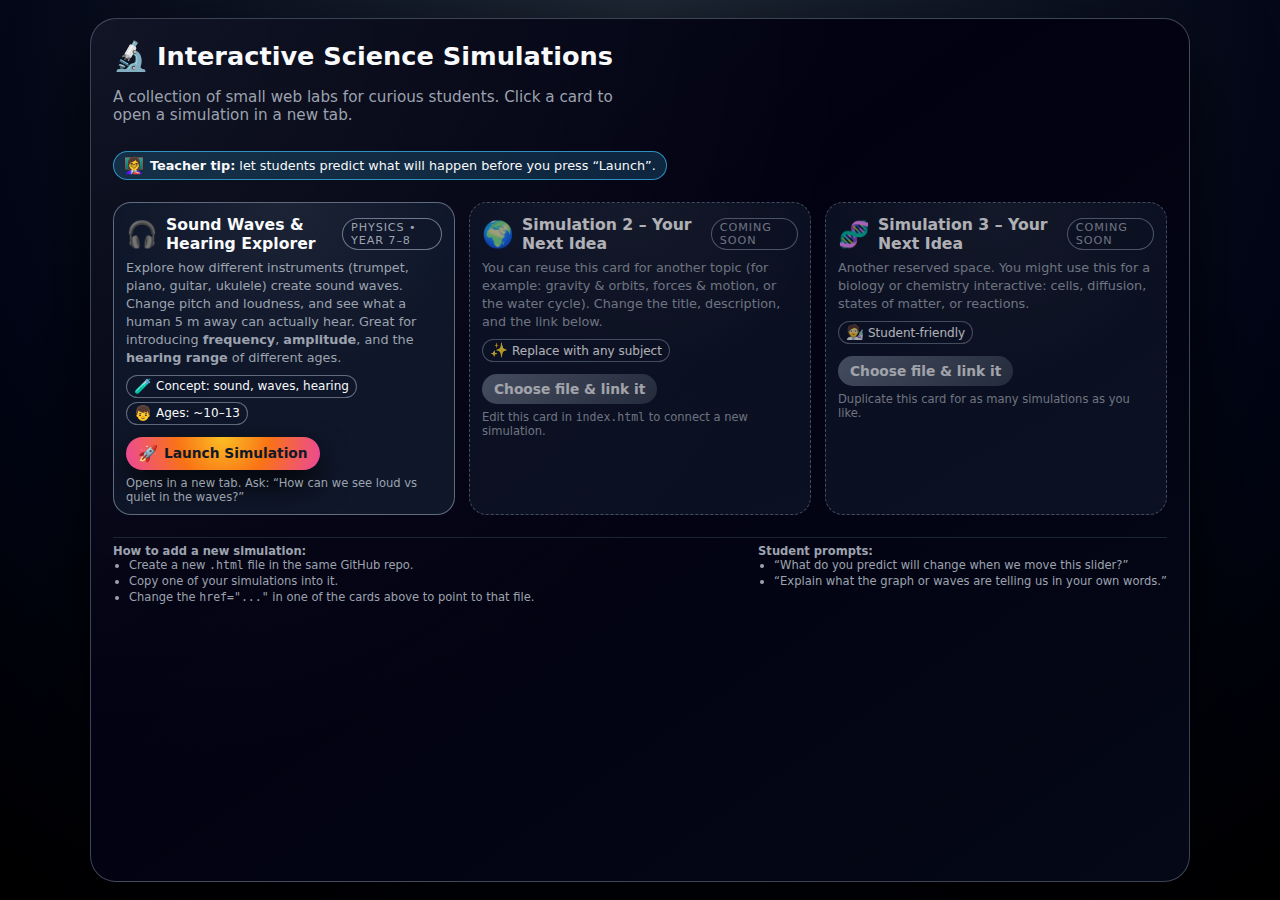
<file: index.html>
<!DOCTYPE html>
<html lang="en">
<head>
  <meta charset="UTF-8" />
  <title>Interactive Science Simulations</title>
  <meta name="viewport" content="width=device-width, initial-scale=1.0" />
  <style>
    :root {
      --bg: #050816;
      --card: #111827;
      --accent: #fbbf24;
      --accent2: #38bdf8;
      --text: #f9fafb;
      --muted: #9ca3af;
      --border-radius: 18px;
    }

    * {
      box-sizing: border-box;
    }

    body {
      margin: 0;
      font-family: system-ui, -apple-system, BlinkMacSystemFont, "Segoe UI", sans-serif;
      background: radial-gradient(circle at top, #1f2937 0, #020617 60%, #000 100%);
      color: var(--text);
      min-height: 100vh;
      display: flex;
      align-items: stretch;
      justify-content: center;
      padding: 18px;
    }

    .app {
      width: 100%;
      max-width: 1100px;
      background: radial-gradient(circle at top left, rgba(255,255,255,0.06), transparent 55%),
                  linear-gradient(145deg, #020617 0%, #020111 40%, #050816 100%);
      border-radius: 26px;
      border: 1px solid rgba(148,163,184,0.4);
      box-shadow: 0 28px 80px rgba(0,0,0,0.8);
      padding: 20px 22px 18px;
      display: flex;
      flex-direction: column;
      gap: 16px;
    }

    header {
      display: flex;
      flex-wrap: wrap;
      align-items: center;
      justify-content: space-between;
      gap: 12px;
    }

    h1 {
      margin: 0;
      font-size: 1.6rem;
      display: flex;
      align-items: center;
      gap: 8px;
    }

    h1 span.emoji {
      font-size: 1.8rem;
    }

    .subtitle {
      font-size: 0.95rem;
      color: var(--muted);
      max-width: 520px;
    }

    .teacher-chip {
      padding: 4px 10px;
      border-radius: 999px;
      background: rgba(56,189,248,0.18);
      border: 1px solid rgba(56,189,248,0.7);
      font-size: 0.8rem;
      display: inline-flex;
      align-items: center;
      gap: 6px;
    }

    .teacher-chip span.icon {
      font-size: 1rem;
    }

    .grid {
      display: grid;
      grid-template-columns: repeat(auto-fit, minmax(240px, 1fr));
      gap: 14px;
      margin-top: 6px;
    }

    .card {
      background: radial-gradient(circle at top, rgba(248,250,252,0.06), transparent 50%),
                  linear-gradient(160deg, rgba(15,23,42,0.95), rgba(15,23,42,0.98));
      border-radius: var(--border-radius);
      border: 1px solid rgba(148,163,184,0.6);
      padding: 12px 12px 10px;
      display: flex;
      flex-direction: column;
      gap: 6px;
      position: relative;
      overflow: hidden;
    }

    .card::before {
      content: "";
      position: absolute;
      inset: -40%;
      background: radial-gradient(circle at top left, rgba(250,204,21,0.15), transparent 50%);
      opacity: 0;
      transition: opacity 0.2s ease;
      pointer-events: none;
    }

    .card:hover::before {
      opacity: 1;
    }

    .card-header {
      display: flex;
      align-items: center;
      justify-content: space-between;
      gap: 6px;
    }

    .card-title {
      display: flex;
      align-items: center;
      gap: 8px;
      font-size: 0.98rem;
      font-weight: 600;
    }

    .card-title span.icon {
      font-size: 1.6rem;
    }

    .card-tag {
      font-size: 0.7rem;
      text-transform: uppercase;
      letter-spacing: 0.08em;
      color: var(--muted);
      padding: 2px 8px;
      border-radius: 999px;
      border: 1px solid rgba(148,163,184,0.7);
      background: rgba(15,23,42,0.7);
    }

    .card-body {
      font-size: 0.8rem;
      color: var(--muted);
      line-height: 1.4;
    }

    .card-meta {
      font-size: 0.75rem;
      display: flex;
      flex-wrap: wrap;
      gap: 4px;
      margin-top: 2px;
    }

    .pill {
      border-radius: 999px;
      padding: 2px 7px;
      border: 1px solid rgba(148,163,184,0.6);
      background: rgba(15,23,42,0.8);
      display: inline-flex;
      align-items: center;
      gap: 4px;
    }

    .pill span.icon {
      font-size: 0.9rem;
    }

    .launch-row {
      margin-top: 6px;
      display: flex;
      align-items: center;
      justify-content: space-between;
      gap: 6px;
      flex-wrap: wrap;
    }

    .launch-btn {
      border-radius: 999px;
      border: none;
      padding: 7px 12px;
      font-size: 0.86rem;
      font-weight: 600;
      cursor: pointer;
      background: radial-gradient(circle at top, #fbbf24 0%, #f97316 45%, #ec4899 100%);
      color: #111827;
      display: inline-flex;
      align-items: center;
      gap: 6px;
      box-shadow: 0 14px 30px rgba(0,0,0,0.8);
      text-decoration: none;
      transition: transform 0.1s ease, box-shadow 0.1s ease, filter 0.1s ease;
    }

    .launch-btn span.icon {
      font-size: 1rem;
    }

    .launch-btn:hover {
      transform: translateY(-1px);
      box-shadow: 0 18px 40px rgba(0,0,0,0.9);
      filter: brightness(1.04);
    }

    .launch-btn:active {
      transform: translateY(0);
      box-shadow: 0 10px 20px rgba(0,0,0,0.85);
    }

    .launch-note {
      font-size: 0.72rem;
      color: var(--muted);
    }

    .coming-soon {
      opacity: 0.7;
      border-style: dashed;
    }

    .coming-soon .launch-btn {
      background: linear-gradient(135deg, rgba(148,163,184,0.6), rgba(55,65,81,0.9));
      color: #e5e7eb;
      box-shadow: none;
      cursor: default;
    }

    .coming-soon .launch-btn:hover {
      transform: none;
      box-shadow: none;
      filter: none;
    }

    footer {
      font-size: 0.72rem;
      color: var(--muted);
      margin-top: 6px;
      border-top: 1px solid rgba(31,41,55,0.9);
      padding-top: 6px;
      display: flex;
      flex-wrap: wrap;
      justify-content: space-between;
      gap: 8px;
    }

    footer ul {
      margin: 0;
      padding-left: 16px;
    }

    footer li {
      margin-bottom: 2px;
    }

    @media (max-width: 700px) {
      body {
        padding: 10px;
      }
      .app {
        padding: 14px 14px 12px;
      }
    }
  </style>
</head>
<body>
  <main class="app">
    <header>
      <div>
        <h1>
          <span class="emoji">🔬</span>
          Interactive Science Simulations
        </h1>
        <p class="subtitle">
          A collection of small web labs for curious students. Click a card to open a simulation in a new tab.
        </p>
      </div>
      <div class="teacher-chip">
        <span class="icon">👩‍🏫</span>
        <span><strong>Teacher tip:</strong> let students predict what will happen before you press “Launch”.</span>
      </div>
    </header>

    <section class="grid">
      <!-- SOUND WAVES LAB CARD -->
      <article class="card">
        <div class="card-header">
          <div class="card-title">
            <span class="icon">🎧</span>
            <span>Sound Waves & Hearing Explorer</span>
          </div>
          <span class="card-tag">Physics • Year 7–8</span>
        </div>
        <div class="card-body">
          Explore how different instruments (trumpet, piano, guitar, ukulele) create sound waves.
          Change pitch and loudness, and see what a human 5 m away can actually hear.
          Great for introducing <strong>frequency</strong>, <strong>amplitude</strong>, and the
          <strong>hearing range</strong> of different ages.
        </div>
        <div class="card-meta">
          <span class="pill">
            <span class="icon">🧪</span> Concept: sound, waves, hearing
          </span>
          <span class="pill">
            <span class="icon">👦</span> Ages: ~10–13
          </span>
        </div>
        <div class="launch-row">
          <!-- IMPORTANT: this link assumes your simulation file is named instruments.html -->
          <!-- If your file has a different name, change the href to match -->
          <a href="instruments.html" class="launch-btn" target="_blank" rel="noopener">
            <span class="icon">🚀</span>
            Launch Simulation
          </a>
          <span class="launch-note">
            Opens in a new tab. Ask: “How can we see loud vs quiet in the waves?”
          </span>
        </div>
      </article>

      <!-- PLACEHOLDER FOR FUTURE SIM 1 -->
      <article class="card coming-soon">
        <div class="card-header">
          <div class="card-title">
            <span class="icon">🌍</span>
            <span>Simulation 2 – Your Next Idea</span>
          </div>
          <span class="card-tag">Coming soon</span>
        </div>
        <div class="card-body">
          You can reuse this card for another topic (for example: gravity & orbits, forces & motion,
          or the water cycle). Change the title, description, and the link below.
        </div>
        <div class="card-meta">
          <span class="pill">
            <span class="icon">✨</span> Replace with any subject
          </span>
        </div>
        <div class="launch-row">
          <!-- When ready, change example.html to your new file name and remove coming-soon styles -->
          <a href="example.html" class="launch-btn">
            Choose file & link it
          </a>
          <span class="launch-note">
            Edit this card in <code>index.html</code> to connect a new simulation.
          </span>
        </div>
      </article>

      <!-- PLACEHOLDER FOR FUTURE SIM 2 -->
      <article class="card coming-soon">
        <div class="card-header">
          <div class="card-title">
            <span class="icon">🧬</span>
            <span>Simulation 3 – Your Next Idea</span>
          </div>
          <span class="card-tag">Coming soon</span>
        </div>
        <div class="card-body">
          Another reserved space. You might use this for a biology or chemistry interactive:
          cells, diffusion, states of matter, or reactions.
        </div>
        <div class="card-meta">
          <span class="pill">
            <span class="icon">🧑‍🔬</span> Student-friendly
          </span>
        </div>
        <div class="launch-row">
          <a href="example2.html" class="launch-btn">
            Choose file & link it
          </a>
          <span class="launch-note">
            Duplicate this card for as many simulations as you like.
          </span>
        </div>
      </article>
    </section>

    <footer>
      <div>
        <strong>How to add a new simulation:</strong>
        <ul>
          <li>Create a new <code>.html</code> file in the same GitHub repo.</li>
          <li>Copy one of your simulations into it.</li>
          <li>Change the <code>href="..."</code> in one of the cards above to point to that file.</li>
        </ul>
      </div>
      <div>
        <strong>Student prompts:</strong>
        <ul>
          <li>“What do you predict will change when we move this slider?”</li>
          <li>“Explain what the graph or waves are telling us in your own words.”</li>
        </ul>
      </div>
    </footer>
  </main>
</body>
</html>
</file>
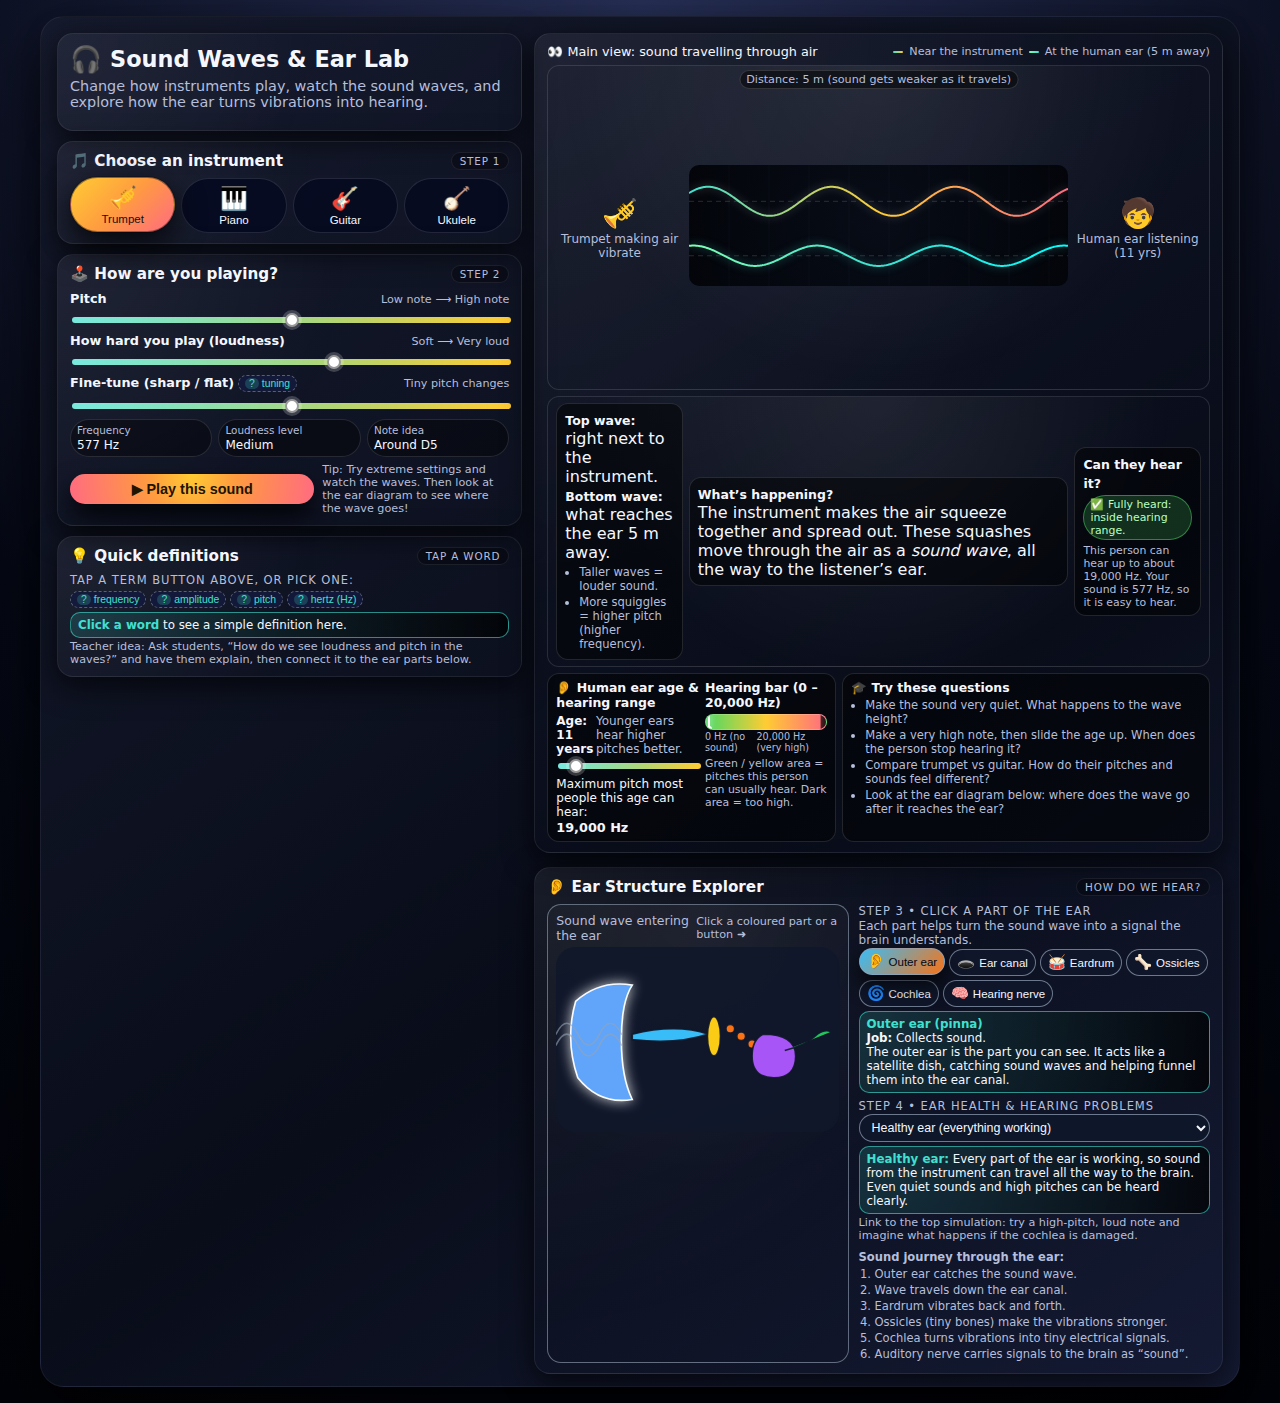
<file: ear.html>
<!DOCTYPE html>
<html lang="en">
<head>
  <meta charset="UTF-8" />
  <title>Sound Waves & Ear Explorer</title>
  <meta name="viewport" content="width=device-width, initial-scale=1.0" />
  <style>
    :root {
      --bg: #0b1020;
      --card: #151a2d;
      --accent: #ffcc33;
      --accent2: #40e0d0;
      --text: #f5f7ff;
      --muted: #b5bedb;
      --danger: #ff6b81;
      --ok: #4cd964;
      --border-radius: 16px;
    }

    * {
      box-sizing: border-box;
    }

    body {
      margin: 0;
      font-family: system-ui, -apple-system, BlinkMacSystemFont, "Segoe UI", sans-serif;
      background: radial-gradient(circle at top, #273057 0, #050814 55%, #020308 100%);
      color: var(--text);
      min-height: 100vh;
      display: flex;
      align-items: stretch;
      justify-content: center;
      padding: 16px;
    }

    .app {
      width: 100%;
      max-width: 1200px;
      background: linear-gradient(145deg, #151a2d 0%, #090d1a 60%, #141a33 100%);
      border-radius: 24px;
      box-shadow: 0 24px 60px rgba(0,0,0,0.7);
      display: grid;
      grid-template-columns: minmax(0, 1.25fr) minmax(0, 1.85fr);
      gap: 12px;
      padding: 16px 16px 12px;
      border: 1px solid rgba(255,255,255,0.06);
    }

    @media (max-width: 900px) {
      .app {
        grid-template-columns: 1fr;
      }
    }

    h1 {
      margin: 0 0 4px;
      font-size: 1.4rem;
      display: flex;
      align-items: center;
      gap: 8px;
    }

    h1 span.emoji {
      font-size: 1.6rem;
    }

    .subtitle {
      font-size: 0.9rem;
      color: var(--muted);
      margin-bottom: 10px;
    }

    .left-panel, .right-panel {
      display: flex;
      flex-direction: column;
      gap: 10px;
    }

    .card {
      background: radial-gradient(circle at top left, rgba(255,255,255,0.06), transparent 55%);
      border-radius: var(--border-radius);
      padding: 10px 12px;
      border: 1px solid rgba(255,255,255,0.08);
      box-shadow: 0 8px 30px rgba(0,0,0,0.7);
    }

    .card-header {
      display: flex;
      justify-content: space-between;
      align-items: center;
      gap: 4px;
      margin-bottom: 8px;
    }

    .card-title {
      font-size: 0.95rem;
      font-weight: 600;
      display: flex;
      align-items: center;
      gap: 6px;
    }

    .tag {
      font-size: 0.65rem;
      text-transform: uppercase;
      letter-spacing: 0.08em;
      color: var(--muted);
      background: rgba(0,0,0,0.3);
      border-radius: 999px;
      padding: 2px 8px;
      border: 1px solid rgba(255,255,255,0.08);
    }

    .instrument-buttons {
      display: grid;
      grid-template-columns: repeat(4, minmax(0, 1fr));
      gap: 6px;
    }

    .instrument-btn {
      border-radius: 999px;
      border: 1px solid rgba(255,255,255,0.12);
      background: rgba(5,10,32,0.9);
      color: var(--text);
      padding: 6px 8px;
      cursor: pointer;
      font-size: 0.75rem;
      display: flex;
      flex-direction: column;
      align-items: center;
      gap: 2px;
      transition: transform 0.1s ease, box-shadow 0.15s ease, border-color 0.15s ease, background 0.15s ease;
    }

    .instrument-btn span.emoji {
      font-size: 1.4rem;
    }

    .instrument-btn span.label {
      font-size: 0.72rem;
    }

    .instrument-btn.selected {
      background: linear-gradient(135deg, #ffcc33 0%, #ff9b40 50%, #ff6b81 100%);
      color: #111;
      border-color: rgba(0,0,0,0.4);
      box-shadow: 0 0 0 1px rgba(0,0,0,0.2), 0 10px 30px rgba(0,0,0,0.8);
      transform: translateY(-1px);
    }

    .instrument-btn:hover {
      transform: translateY(-1px) scale(1.01);
      box-shadow: 0 8px 20px rgba(0,0,0,0.7);
    }

    .slider-group {
      margin-bottom: 6px;
    }

    .slider-label-row {
      display: flex;
      justify-content: space-between;
      align-items: baseline;
      font-size: 0.78rem;
      margin-bottom: 2px;
      gap: 4px;
    }

    .slider-label-row strong {
      font-size: 0.8rem;
    }

    .slider-label-row span.hint {
      color: var(--muted);
      font-size: 0.7rem;
    }

    input[type="range"] {
      width: 100%;
      -webkit-appearance: none;
      background: transparent;
    }

    input[type="range"]::-webkit-slider-runnable-track {
      height: 6px;
      background: radial-gradient(circle at left, rgba(255,255,255,0.3), transparent 60%), linear-gradient(90deg, #40e0d0, #ffcc33);
      border-radius: 999px;
    }

    input[type="range"]::-webkit-slider-thumb {
      -webkit-appearance: none;
      width: 14px;
      height: 14px;
      border-radius: 50%;
      background: #fff;
      border: 2px solid rgba(0,0,0,0.4);
      margin-top: -4px;
      box-shadow: 0 0 0 3px rgba(255,255,255,0.2);
    }

    input[type="range"]::-moz-range-track {
      height: 6px;
      background: linear-gradient(90deg, #40e0d0, #ffcc33);
      border-radius: 999px;
    }

    input[type="range"]::-moz-range-thumb {
      width: 14px;
      height: 14px;
      border-radius: 50%;
      background: #fff;
      border: 2px solid rgba(0,0,0,0.4);
      box-shadow: 0 0 0 3px rgba(255,255,255,0.2);
    }

    .readouts {
      display: grid;
      grid-template-columns: repeat(3, minmax(0, 1fr));
      gap: 6px;
      margin-top: 4px;
      font-size: 0.7rem;
    }

    .chip {
      background: rgba(0,0,0,0.4);
      border-radius: 999px;
      padding: 4px 6px;
      border: 1px solid rgba(255,255,255,0.12);
      display: flex;
      flex-direction: column;
      gap: 2px;
    }

    .chip-label {
      color: var(--muted);
      font-size: 0.65rem;
    }

    .chip-value {
      font-size: 0.75rem;
    }

    .play-row {
      display: flex;
      justify-content: space-between;
      align-items: center;
      gap: 8px;
      margin-top: 6px;
      flex-wrap: wrap;
    }

    .play-btn {
      flex: 1.2;
      border-radius: 999px;
      border: none;
      padding: 7px 10px;
      font-size: 0.9rem;
      font-weight: 600;
      background: radial-gradient(circle at top, #ffcc33 0%, #ff9b40 35%, #ff6b81 100%);
      color: #201400;
      cursor: pointer;
      display: inline-flex;
      align-items: center;
      justify-content: center;
      gap: 6px;
      box-shadow: 0 12px 24px rgba(0,0,0,0.8);
      transition: transform 0.1s ease, box-shadow 0.1s ease, filter 0.1s ease;
    }

    .play-btn:hover {
      transform: translateY(-1px);
      box-shadow: 0 16px 32px rgba(0,0,0,0.9);
      filter: brightness(1.05);
    }

    .play-btn:active {
      transform: translateY(0);
      box-shadow: 0 8px 16px rgba(0,0,0,0.8);
      filter: brightness(0.97);
    }

    .play-tip {
      flex: 1;
      font-size: 0.7rem;
      color: var(--muted);
    }

    .term-badge {
      border-radius: 999px;
      border: 1px dashed rgba(255,255,255,0.3);
      background: rgba(19, 26, 60, 0.9);
      color: var(--accent2);
      padding: 2px 6px;
      font-size: 0.65rem;
      cursor: pointer;
      display: inline-flex;
      align-items: center;
      gap: 3px;
    }

    .term-badge span.q {
      background: rgba(64,224,208,0.2);
      border-radius: 999px;
      padding: 0 4px;
    }

    .scene-card {
      display: grid;
      grid-template-rows: auto 1fr auto;
      gap: 6px;
    }

    .scene-top {
      display: flex;
      justify-content: space-between;
      align-items: center;
      gap: 8px;
      flex-wrap: wrap;
    }

    .scene-top-left {
      display: flex;
      align-items: center;
      gap: 8px;
      font-size: 0.8rem;
    }

    .scene-legend {
      font-size: 0.7rem;
      color: var(--muted);
      display: flex;
      flex-wrap: wrap;
      gap: 6px;
      align-items: center;
    }

    .legend-swatch {
      width: 10px;
      height: 2px;
      border-radius: 999px;
      background: linear-gradient(90deg, #40e0d0, #ffcc33);
    }

    .legend-swatch2 {
      width: 10px;
      height: 2px;
      border-radius: 999px;
      background: linear-gradient(90deg, #7effb3, #40e0d0);
    }

    .scene-main {
      display: grid;
      grid-template-rows: minmax(0, 1.2fr) minmax(0, 1fr);
      gap: 6px;
    }

    .scene-row {
      background: radial-gradient(circle at top, rgba(255,255,255,0.08), transparent 70%);
      border-radius: 12px;
      border: 1px solid rgba(255,255,255,0.12);
      padding: 6px 8px;
      display: grid;
      grid-template-columns: 1fr 3fr 1fr;
      align-items: center;
      gap: 6px;
      position: relative;
      overflow: hidden;
    }

    .instrument-icon, .listener-icon {
      text-align: center;
      font-size: 1.8rem;
    }

    .instrument-label, .listener-label {
      font-size: 0.75rem;
      margin-top: 2px;
      color: var(--muted);
    }

    .distance-label {
      position: absolute;
      left: 50%;
      top: 4px;
      transform: translateX(-50%);
      font-size: 0.7rem;
      color: var(--muted);
      background: rgba(0,0,0,0.5);
      padding: 2px 6px;
      border-radius: 999px;
      border: 1px solid rgba(255,255,255,0.15);
    }

    canvas {
      width: 100%;
      height: 100%;
      border-radius: 10px;
      background: radial-gradient(circle at center, rgba(5,10,20,0.9), rgba(3,5,10,1));
    }

    .scene-bottom {
      display: grid;
      grid-template-columns: minmax(0, 1.1fr) minmax(0, 1.4fr);
      gap: 6px;
      font-size: 0.75rem;
    }

    .info-bubble {
      background: rgba(0,0,0,0.5);
      border-radius: 12px;
      padding: 6px 8px;
      border: 1px solid rgba(255,255,255,0.12);
    }

    .info-bubble strong {
      font-size: 0.78rem;
    }

    .hearing-bar {
      position: relative;
      margin-top: 4px;
      height: 16px;
      border-radius: 999px;
      background: linear-gradient(90deg, #4cd964, #ffcc33, #ff6b81);
      overflow: hidden;
      border: 1px solid rgba(255,255,255,0.2);
    }

    .hearing-mask {
      position: absolute;
      inset: 0;
      background: linear-gradient(90deg, rgba(0,0,0,0) var(--hear-stop, 70%), rgba(0,0,0,0.7) calc(var(--hear-stop, 70%) + 1%), rgba(0,0,0,0.85) 100%);
      pointer-events: none;
    }

    .freq-marker {
      position: absolute;
      top: -3px;
      width: 2px;
      height: 18px;
      border-radius: 999px;
      background: #fff;
      box-shadow: 0 0 6px rgba(255,255,255,0.9);
      transform: translateX(-50%);
      left: var(--marker-pos, 40%);
    }

    .freq-marker::after {
      content: "";
      position: absolute;
      bottom: -2px;
      left: 50%;
      transform: translateX(-50%);
      width: 6px;
      height: 6px;
      border-radius: 50%;
      background: #fff;
    }

    .hearing-labels {
      display: flex;
      justify-content: space-between;
      font-size: 0.6rem;
      color: var(--muted);
      margin-top: 1px;
    }

    .status-pill {
      display: inline-flex;
      align-items: center;
      gap: 4px;
      padding: 2px 6px;
      border-radius: 999px;
      font-size: 0.68rem;
      margin-top: 2px;
    }

    .status-pill.ok {
      background: rgba(76,217,100,0.2);
      border: 1px solid rgba(76,217,100,0.5);
      color: #b8ffbf;
    }

    .status-pill.mid {
      background: rgba(255,204,51,0.15);
      border: 1px solid rgba(255,204,51,0.6);
      color: #ffe9a6;
    }

    .status-pill.bad {
      background: rgba(255,107,129,0.15);
      border: 1px solid rgba(255,107,129,0.7);
      color: #ffc0ca;
    }

    .ear-panel {
      display: grid;
      grid-template-columns: minmax(0, 1.4fr) minmax(0, 1.2fr);
      gap: 6px;
    }

    @media (max-width: 700px) {
      .ear-panel {
        grid-template-columns: 1fr;
      }

      .scene-bottom {
        grid-template-columns: 1fr;
      }
    }

    .age-slider-row {
      margin-top: 4px;
    }

    .age-label-line {
      display: flex;
      justify-content: space-between;
      font-size: 0.75rem;
      color: var(--muted);
      margin-bottom: 2px;
    }

    .age-label-line span.age-main {
      color: var(--text);
      font-weight: 600;
    }

    .definition-box {
      margin-top: 4px;
      font-size: 0.74rem;
      background: radial-gradient(circle at top left, rgba(64,224,208,0.16), rgba(0,0,0,0.7));
      border-radius: 10px;
      padding: 5px 7px;
      border: 1px solid rgba(64,224,208,0.6);
    }

    .definition-term {
      font-weight: 600;
      color: var(--accent2);
    }

    .teacher-note {
      font-size: 0.7rem;
      color: var(--muted);
      margin-top: 2px;
    }

    .mini-title {
      font-size: 0.72rem;
      text-transform: uppercase;
      letter-spacing: 0.08em;
      color: var(--muted);
      margin-bottom: 1px;
    }

    .bullet-list {
      font-size: 0.72rem;
      padding-left: 14px;
      margin: 3px 0 0;
      color: var(--muted);
    }

    .bullet-list li {
      margin-bottom: 2px;
    }

    /* --- Ear structure explorer styles --- */

    .ear-card {
      margin-top: 4px;
    }

    .ear-layout {
      display: grid;
      grid-template-columns: minmax(0, 1.2fr) minmax(0, 1.4fr);
      gap: 10px;
    }

    @media (max-width: 900px) {
      .ear-layout {
        grid-template-columns: 1fr;
      }
    }

    .ear-diagram-wrapper {
      background: radial-gradient(circle at top, rgba(255,255,255,0.06), transparent 60%);
      border-radius: 14px;
      padding: 8px;
      border: 1px solid rgba(148,163,184,0.6);
      position: relative;
      overflow: hidden;
    }

    .ear-diagram-title {
      font-size: 0.78rem;
      color: var(--muted);
      margin-bottom: 4px;
      display: flex;
      justify-content: space-between;
      align-items: center;
      gap: 6px;
    }

    .ear-diagram-title span.right {
      font-size: 0.7rem;
    }

    .ear-svg {
      width: 100%;
      max-height: 230px;
      display: block;
    }

    .ear-part-shape {
      fill: rgba(148,163,184,0.7);
      stroke: rgba(15,23,42,0.9);
      stroke-width: 1.5;
      transition: fill 0.15s ease, stroke 0.15s ease, filter 0.15s ease;
    }

    .ear-part-shape.outer { fill: #60a5fa; }
    .ear-part-shape.canal { fill: #38bdf8; }
    .ear-part-shape.eardrum { fill: #facc15; }
    .ear-part-shape.ossicles { fill: #f97316; }
    .ear-part-shape.cochlea { fill: #a855f7; }
    .ear-part-shape.nerve { fill: #22c55e; }

    .ear-part-shape.active {
      filter: drop-shadow(0 0 6px rgba(250,250,250,0.8));
      stroke: #f9fafb;
    }

    .ear-part-shape.problem {
      stroke: #f87171;
      filter: drop-shadow(0 0 8px rgba(248,113,113,0.9));
    }

    .ear-wave {
      stroke: rgba(148,163,184,0.6);
      stroke-width: 1.5;
      fill: none;
      stroke-linecap: round;
    }

    .ear-controls {
      display: flex;
      flex-direction: column;
      gap: 6px;
    }

    .ear-buttons {
      display: flex;
      flex-wrap: wrap;
      gap: 4px;
      margin-top: 2px;
    }

    .ear-part-btn {
      font-size: 0.72rem;
      border-radius: 999px;
      border: 1px solid rgba(148,163,184,0.7);
      background: rgba(15,23,42,0.9);
      color: var(--text);
      padding: 4px 7px;
      cursor: pointer;
      display: inline-flex;
      align-items: center;
      gap: 4px;
      transition: background 0.15s ease, transform 0.1s ease, box-shadow 0.1s ease;
    }

    .ear-part-btn span.icon {
      font-size: 0.9rem;
    }

    .ear-part-btn.active {
      background: linear-gradient(135deg, #38bdf8, #f97316);
      color: #020617;
      box-shadow: 0 10px 20px rgba(0,0,0,0.7);
      transform: translateY(-1px);
    }

    .ear-condition-select {
      width: 100%;
      border-radius: 999px;
      padding: 5px 8px;
      font-size: 0.78rem;
      border: 1px solid rgba(148,163,184,0.7);
      background: rgba(15,23,42,0.95);
      color: var(--text);
    }

    .ear-condition-note {
      font-size: 0.7rem;
      color: var(--muted);
      margin-top: 2px;
    }

    .ear-flow-steps {
      font-size: 0.72rem;
      margin-top: 2px;
      color: var(--muted);
    }

    .ear-flow-steps ol {
      padding-left: 16px;
      margin: 3px 0 0;
    }

    .ear-flow-steps li {
      margin-bottom: 2px;
    }
  </style>
</head>
<body>
  <div class="app">
    <div class="left-panel">
      <div class="card">
        <h1>
          <span class="emoji">🎧</span>
          Sound Waves & Ear Lab
        </h1>
        <div class="subtitle">
          Change how instruments play, watch the sound waves, and explore how the ear turns vibrations into hearing.
        </div>
      </div>

      <!-- Instrument selection -->
      <div class="card">
        <div class="card-header">
          <div class="card-title">
            🎵 Choose an instrument
          </div>
          <span class="tag">Step 1</span>
        </div>
        <div class="instrument-buttons">
          <button class="instrument-btn selected" data-inst="trumpet">
            <span class="emoji">🎺</span>
            <span class="label">Trumpet</span>
          </button>
          <button class="instrument-btn" data-inst="piano">
            <span class="emoji">🎹</span>
            <span class="label">Piano</span>
          </button>
          <button class="instrument-btn" data-inst="guitar">
            <span class="emoji">🎸</span>
            <span class="label">Guitar</span>
          </button>
          <button class="instrument-btn" data-inst="ukulele">
            <span class="emoji">🪕</span>
            <span class="label">Ukulele</span>
          </button>
        </div>
      </div>

      <!-- Playing controls -->
      <div class="card">
        <div class="card-header">
          <div class="card-title">
            🕹️ How are you playing?
          </div>
          <span class="tag">Step 2</span>
        </div>

        <div class="slider-group">
          <div class="slider-label-row">
            <strong>Pitch</strong>
            <span class="hint">Low note  ⟶  High note</span>
          </div>
          <input type="range" id="pitchSlider" min="0" max="100" value="50" />
        </div>

        <div class="slider-group">
          <div class="slider-label-row">
            <strong>How hard you play (loudness)</strong>
            <span class="hint">Soft ⟶ Very loud</span>
          </div>
          <input type="range" id="volumeSlider" min="0" max="100" value="60" />
        </div>

        <div class="slider-group">
          <div class="slider-label-row">
            <div>
              <strong>Fine-tune (sharp / flat)</strong>
              <button class="term-badge" data-def="tuning">
                <span class="q">?</span> tuning
              </button>
            </div>
            <span class="hint">Tiny pitch changes</span>
          </div>
          <input type="range" id="tuneSlider" min="-50" max="50" value="0" />
        </div>

        <div class="readouts">
          <div class="chip">
            <div class="chip-label">Frequency</div>
            <div class="chip-value" id="freqReadout">440 Hz</div>
          </div>
          <div class="chip">
            <div class="chip-label">Loudness level</div>
            <div class="chip-value" id="loudReadout">Medium</div>
          </div>
          <div class="chip">
            <div class="chip-label">Note idea</div>
            <div class="chip-value" id="noteReadout">Around A4</div>
          </div>
        </div>

        <div class="play-row">
          <button class="play-btn" id="playBtn">
            ▶ Play this sound
          </button>
          <div class="play-tip">
            Tip: Try extreme settings and watch the waves. Then look at the ear diagram to see where the wave goes!
          </div>
        </div>
      </div>

      <!-- Definitions / teacher notes -->
      <div class="card">
        <div class="card-header">
          <div class="card-title">
            💡 Quick definitions
          </div>
          <span class="tag">Tap a word</span>
        </div>
        <div class="mini-title">Tap a term button above, or pick one:</div>
        <div style="margin-top:4px; display:flex; flex-wrap:wrap; gap:4px;">
          <button class="term-badge" data-def="frequency">
            <span class="q">?</span> frequency
          </button>
          <button class="term-badge" data-def="amplitude">
            <span class="q">?</span> amplitude
          </button>
          <button class="term-badge" data-def="pitch">
            <span class="q">?</span> pitch
          </button>
          <button class="term-badge" data-def="hertz">
            <span class="q">?</span> hertz (Hz)
          </button>
        </div>
        <div class="definition-box" id="definitionBox">
          <span class="definition-term">Click a word</span> to see a simple definition here.
        </div>
        <div class="teacher-note">
          Teacher idea: Ask students, “How do we see loudness and pitch in the waves?” and have them explain, then connect it to the ear parts below.
        </div>
      </div>
    </div>

    <!-- Right panel -->
    <div class="right-panel">
      <!-- MAIN WAVE SCENE -->
      <div class="card scene-card">
        <div class="scene-top">
          <div class="scene-top-left">
            <span>👀 Main view: sound travelling through air</span>
          </div>
          <div class="scene-legend">
            <span class="legend-swatch"></span> Near the instrument
            <span class="legend-swatch2"></span> At the human ear (5 m away)
          </div>
        </div>

        <div class="scene-main">
          <!-- Scene: instrument & human -->
          <div class="scene-row">
            <div class="instrument-icon">
              <div id="instrumentEmoji">🎺</div>
              <div class="instrument-label" id="instrumentLabel">Trumpet making air vibrate</div>
            </div>
            <div>
              <canvas id="waveCanvas" width="500" height="160"></canvas>
            </div>
            <div class="listener-icon">
              <div>🧒</div>
              <div class="listener-label" id="listenerLabel">Human ear listening</div>
            </div>
            <div class="distance-label">
              Distance: 5 m (sound gets weaker as it travels)
            </div>
          </div>

          <!-- Explanatory row -->
          <div class="scene-row">
            <div class="info-bubble">
              <strong>Top wave:</strong> right next to the instrument.<br/>
              <strong>Bottom wave:</strong> what reaches the ear 5 m away.
              <ul class="bullet-list">
                <li>Taller waves = louder sound.</li>
                <li>More squiggles = higher pitch (higher frequency).</li>
              </ul>
            </div>
            <div class="info-bubble">
              <strong>What’s happening?</strong><br/>
              The instrument makes the air squeeze together and spread out. These squashes move through the air as a
              <em>sound wave</em>, all the way to the listener’s ear.
            </div>
            <div class="info-bubble">
              <strong>Can they hear it?</strong>
              <div id="hearingStatus" class="status-pill ok" style="margin-top:3px;">
                ✅ Fully heard: fits inside their hearing range.
              </div>
              <div style="margin-top:4px; font-size:0.68rem; color:var(--muted);" id="hearingDetail">
                This person can hear up to about 18,000 Hz. Your sound is 440 Hz, so it is easy to hear.
              </div>
            </div>
          </div>
        </div>

        <div class="scene-bottom">
          <!-- Ear / age panel -->
          <div class="info-bubble ear-panel">
            <div>
              <strong>👂 Human ear age & hearing range</strong>
              <div class="age-slider-row">
                <div class="age-label-line">
                  <span class="age-main">Age: <span id="ageReadout">11</span> years</span>
                  <span>Younger ears hear higher pitches better.</span>
                </div>
                <input type="range" id="ageSlider" min="5" max="80" value="11" />
              </div>
              <div style="margin-top:5px;">
                <div>Maximum pitch most people this age can hear:</div>
                <div style="font-size:0.8rem; margin-top:1px;">
                  <span id="maxFreqReadout" style="font-weight:600;">18,000 Hz</span>
                </div>
              </div>
            </div>
            <div>
              <div>
                <strong>Hearing bar (0 – 20,000 Hz)</strong>
              </div>
              <div class="hearing-bar" id="hearingBar">
                <div class="hearing-mask" id="hearingMask"></div>
                <div class="freq-marker" id="freqMarker"></div>
              </div>
              <div class="hearing-labels">
                <span>0 Hz (no sound)</span>
                <span>20,000 Hz (very high)</span>
              </div>
              <div style="font-size:0.68rem; color:var(--muted); margin-top:4px;">
                Green / yellow area = pitches this person can usually hear. Dark area = too high.
              </div>
            </div>
          </div>

          <!-- Learning prompts -->
          <div class="info-bubble">
            <strong>🎓 Try these questions</strong>
            <ul class="bullet-list">
              <li>Make the sound very quiet. What happens to the wave height?</li>
              <li>Make a very high note, then slide the age up. When does the person stop hearing it?</li>
              <li>Compare trumpet vs guitar. How do their pitches and sounds feel different?</li>
              <li>Look at the ear diagram below: where does the wave go after it reaches the ear?</li>
            </ul>
          </div>
        </div>
      </div>

      <!-- EAR STRUCTURE EXPLORER -->
      <div class="card ear-card">
        <div class="card-header">
          <div class="card-title">
            👂 Ear Structure Explorer
          </div>
          <span class="tag">How do we hear?</span>
        </div>
        <div class="ear-layout">
          <!-- Diagram -->
          <div class="ear-diagram-wrapper">
            <div class="ear-diagram-title">
              <span>Sound wave entering the ear</span>
              <span class="right">Click a coloured part or a button ➜</span>
            </div>
            <!-- Simple cross-section of the ear using SVG -->
            <svg class="ear-svg" viewBox="0 0 260 170">
              <!-- Background head shape -->
              <rect x="0" y="0" width="260" height="170" rx="18" ry="18" fill="rgba(15,23,42,0.9)" />
              <!-- Outer ear -->
              <path class="ear-part-shape outer" data-part="outer"
                    d="M18 50 Q8 85 20 120 Q40 145 70 140 Q60 120 60 85 Q60 50 70 35 Q40 30 18 50Z" />
              <!-- Ear canal -->
              <path class="ear-part-shape canal" data-part="canal"
                    d="M70 80 Q110 70 140 80 Q110 90 70 85 Z" />
              <!-- Eardrum -->
              <ellipse class="ear-part-shape eardrum" data-part="eardrum"
                       cx="145" cy="82" rx="6" ry="18" />
              <!-- Ossicles -->
              <circle class="ear-part-shape ossicles" data-part="ossicles" cx="160" cy="75" r="4" />
              <circle class="ear-part-shape ossicles" data-part="ossicles" cx="170" cy="82" r="4" />
              <circle class="ear-part-shape ossicles" data-part="ossicles" cx="180" cy="89" r="4" />
              <!-- Cochlea -->
              <path class="ear-part-shape cochlea" data-part="cochlea"
                    d="M190 80
                       q30 0 30 20
                       q0 20 -20 20
                       q-20 0 -20 -20
                       q0 -15 10 -20Z" />
              <!-- Auditory nerve -->
              <path class="ear-part-shape nerve" data-part="nerve"
                    d="M210 95 Q230 90 240 80 Q248 75 252 78"
                    />
              <!-- Incoming wave -->
              <path class="ear-wave"
                    d="M0 80 Q10 60 20 80 Q30 100 40 80 Q50 60 60 80" />
              <path class="ear-wave"
                    d="M0 90 Q10 70 20 90 Q30 110 40 90 Q50 70 60 90" />
            </svg>
          </div>

          <!-- Controls & info -->
          <div class="ear-controls">
            <div>
              <div class="mini-title">Step 3 • Click a part of the ear</div>
              <div style="font-size:0.75rem; color:var(--muted); margin-bottom:2px;">
                Each part helps turn the sound wave into a signal the brain understands.
              </div>
              <div class="ear-buttons">
                <button class="ear-part-btn" data-part="outer">
                  <span class="icon">👂</span> Outer ear
                </button>
                <button class="ear-part-btn" data-part="canal">
                  <span class="icon">🕳️</span> Ear canal
                </button>
                <button class="ear-part-btn" data-part="eardrum">
                  <span class="icon">🥁</span> Eardrum
                </button>
                <button class="ear-part-btn" data-part="ossicles">
                  <span class="icon">🦴</span> Ossicles
                </button>
                <button class="ear-part-btn" data-part="cochlea">
                  <span class="icon">🌀</span> Cochlea
                </button>
                <button class="ear-part-btn" data-part="nerve">
                  <span class="icon">🧠</span> Hearing nerve
                </button>
              </div>
              <div class="definition-box" id="earInfoBox">
                <span class="definition-term">Try it:</span> Click on the ear drawing or one of the buttons to learn what that part does.
              </div>
            </div>

            <div>
              <div class="mini-title">Step 4 • Ear health & hearing problems</div>
              <select id="earCondition" class="ear-condition-select">
                <option value="normal">Healthy ear (everything working)</option>
                <option value="earplug">Ear canal blocked (earplug or wax)</option>
                <option value="infection">Middle ear infection (fluid)</option>
                <option value="loudNoise">Inner ear damage from very loud sounds</option>
              </select>
              <div class="definition-box" id="earConditionInfo">
                <span class="definition-term">Healthy ear:</span> Sound waves move easily through every part of the ear. Even quiet sounds and high pitches can be heard.
              </div>
              <div class="ear-condition-note">
                Link to the top simulation: try a high-pitch, loud note and imagine what happens if the cochlea is damaged.
              </div>
            </div>

            <div class="ear-flow-steps">
              <strong>Sound journey through the ear:</strong>
              <ol>
                <li>Outer ear catches the sound wave.</li>
                <li>Wave travels down the ear canal.</li>
                <li>Eardrum vibrates back and forth.</li>
                <li>Ossicles (tiny bones) make the vibrations stronger.</li>
                <li>Cochlea turns vibrations into tiny electrical signals.</li>
                <li>Auditory nerve carries signals to the brain as “sound”.</li>
              </ol>
            </div>
          </div>
        </div>
      </div>
    </div> <!-- end right-panel -->
  </div> <!-- end app -->

  <script>
    // -----------------------------
    // Data for instruments
    // -----------------------------
    const instruments = {
      trumpet: {
        name: "Trumpet",
        emoji: "🎺",
        minFreq: 165,
        maxFreq: 988,
        baseNoteName: "mid range (like a melody note)",
        oscType: "square"
      },
      piano: {
        name: "Piano",
        emoji: "🎹",
        minFreq: 110,
        maxFreq: 2093,
        baseNoteName: "middle notes",
        oscType: "sine"
      },
      guitar: {
        name: "Guitar",
        emoji: "🎸",
        minFreq: 82,
        maxFreq: 880,
        baseNoteName: "string notes",
        oscType: "triangle"
      },
      ukulele: {
        name: "Ukulele",
        emoji: "🪕",
        minFreq: 196,
        maxFreq: 1046,
        baseNoteName: "bright string notes",
        oscType: "triangle"
      }
    };

    // Definitions
    const definitions = {
      frequency: "Frequency tells us how many sound wave squashes pass a point each second. It is measured in hertz (Hz). Higher frequency = higher pitch.",
      amplitude: "Amplitude is how big the wave is. Bigger amplitude (taller waves) means a louder sound.",
      pitch: "Pitch is how high or low a note sounds. High pitch = squeaky, low pitch = deep. Pitch depends on frequency.",
      hertz: "Hertz (Hz) means 'per second'. 440 Hz means 440 wave cycles every second.",
      tuning: "Tuning is making very small changes to pitch so that an instrument plays exactly the note you want. Notes can be sharp (a bit too high) or flat (a bit too low)."
    };

    // Ear parts data
    const earParts = {
      outer: {
        name: "Outer ear (pinna)",
        role: "Collects sound",
        text: "The outer ear is the part you can see. It acts like a satellite dish, catching sound waves and helping funnel them into the ear canal."
      },
      canal: {
        name: "Ear canal",
        role: "Sound tunnel",
        text: "The ear canal is a small tunnel that carries the sound wave towards the eardrum. It can get blocked by wax or earplugs, making sounds quieter."
      },
      eardrum: {
        name: "Eardrum (tympanic membrane)",
        role: "Vibrating drum skin",
        text: "The eardrum is a thin skin that vibrates when sound waves hit it. Louder sounds make it move more. If it is damaged or has fluid behind it, sounds can seem muffled."
      },
      ossicles: {
        name: "Ossicles (tiny bones)",
        role: "Vibration boosters",
        text: "The ossicles are three tiny bones called the hammer, anvil and stirrup. They pass the vibrations from the eardrum to the inner ear and make them stronger."
      },
      cochlea: {
        name: "Cochlea",
        role: "Pitch detector",
        text: "The cochlea is a curled-up, snail-shaped organ filled with fluid and tiny hair cells. Different parts respond to different pitches, especially high or low notes."
      },
      nerve: {
        name: "Auditory (hearing) nerve",
        role: "Message cable to brain",
        text: "The auditory nerve carries electrical signals from the cochlea to the brain. Your brain then says, 'Oh, that’s a trumpet!' or 'That’s my friend’s voice.'"
      }
    };

    const earConditions = {
      normal: {
        label: "Healthy ear",
        text: "Every part of the ear is working, so sound from the instrument can travel all the way to the brain. Even quiet sounds and high pitches can be heard clearly.",
        problems: []
      },
      earplug: {
        label: "Ear canal blocked",
        text: "An earplug or too much wax in the ear canal stops some of the sound reaching the eardrum. Quiet sounds may disappear and louder sounds feel muffled.",
        problems: ["canal"]
      },
      infection: {
        label: "Middle ear infection",
        text: "Fluid behind the eardrum makes it harder for the eardrum and ossicles to move. Sounds, especially soft ones, may seem fuzzy or far away until the infection clears.",
        problems: ["eardrum","ossicles"]
      },
      loudNoise: {
        label: "Damage from very loud noise",
        text: "Very loud sounds over time can damage tiny hair cells in the cochlea. High pitches are often lost first, so some notes in the top of the hearing bar might disappear.",
        problems: ["cochlea","nerve"]
      }
    };

    // -----------------------------
    // DOM elements
    // -----------------------------
    const instrumentButtons = document.querySelectorAll(".instrument-btn");
    const pitchSlider = document.getElementById("pitchSlider");
    const volumeSlider = document.getElementById("volumeSlider");
    const tuneSlider = document.getElementById("tuneSlider");
    const freqReadout = document.getElementById("freqReadout");
    const loudReadout = document.getElementById("loudReadout");
    const noteReadout = document.getElementById("noteReadout");
    const instrumentEmoji = document.getElementById("instrumentEmoji");
    const instrumentLabel = document.getElementById("instrumentLabel");
    const listenerLabel = document.getElementById("listenerLabel");
    const playBtn = document.getElementById("playBtn");

    const ageSlider = document.getElementById("ageSlider");
    const ageReadout = document.getElementById("ageReadout");
    const maxFreqReadout = document.getElementById("maxFreqReadout");
    const hearingStatus = document.getElementById("hearingStatus");
    const hearingDetail = document.getElementById("hearingDetail");
    const hearingMask = document.getElementById("hearingMask");
    const freqMarker = document.getElementById("freqMarker");
    const definitionBox = document.getElementById("definitionBox");

    const waveCanvas = document.getElementById("waveCanvas");
    const ctx = waveCanvas.getContext("2d");

    // Ear explorer DOM
    const earInfoBox = document.getElementById("earInfoBox");
    const earConditionSelect = document.getElementById("earCondition");
    const earConditionInfo = document.getElementById("earConditionInfo");
    const earPartButtons = document.querySelectorAll(".ear-part-btn");
    const earSvgParts = document.querySelectorAll(".ear-part-shape");

    // -----------------------------
    // Audio setup (Web Audio API)
    // -----------------------------
    let audioCtx = null;
    function ensureAudioContext() {
      if (!audioCtx) {
        audioCtx = new (window.AudioContext || window.webkitAudioContext)();
      }
      if (audioCtx.state === "suspended") {
        audioCtx.resume();
      }
    }

    function playSound(freq, volume, oscType) {
      ensureAudioContext();
      const duration = 1.0; // seconds
      const osc = audioCtx.createOscillator();
      const gain = audioCtx.createGain();

      osc.type = oscType || "sine";
      osc.frequency.setValueAtTime(freq, audioCtx.currentTime);

      const maxGain = 0.25;
      const startGain = Math.max(0.001, Math.min(maxGain, maxGain * volume));
      gain.gain.setValueAtTime(startGain, audioCtx.currentTime);

      gain.gain.exponentialRampToValueAtTime(startGain * 0.7, audioCtx.currentTime + 0.05);
      gain.gain.exponentialRampToValueAtTime(0.0001, audioCtx.currentTime + duration);

      osc.connect(gain);
      gain.connect(audioCtx.destination);

      osc.start();
      osc.stop(audioCtx.currentTime + duration + 0.1);
    }

    // -----------------------------
    // Hearing model
    // -----------------------------
    function getMaxHearingFreq(age) {
      if (age <= 10) return 20000;
      if (age <= 20) return 19000;
      if (age <= 30) return 17000;
      if (age <= 40) return 15000;
      if (age <= 50) return 13000;
      if (age <= 60) return 11000;
      return 9000;
    }

    function getLoudnessLabel(v) {
      if (v < 0.2) return "Very soft";
      if (v < 0.4) return "Soft";
      if (v < 0.7) return "Medium";
      if (v < 0.9) return "Loud";
      return "Very loud";
    }

    function roughNoteName(freq) {
      const noteNames = ["C", "C♯", "D", "D♯", "E", "F", "F♯", "G", "G♯", "A", "A♯", "B"];
      const A4 = 440;
      const n = Math.round(12 * Math.log2(freq / A4));
      const noteIndex = (n + 9 + 12 * 100) % 12;
      const octave = 4 + Math.floor((n + 9) / 12);
      const name = noteNames[noteIndex] || "?";
      return name + octave;
    }

    // -----------------------------
    // Wave drawing
    // -----------------------------
    let currentInstrument = "trumpet";
    let currentFreq = 440;
    let currentVolume = 0.6;
    let phase = 0;

    function mapFreqToCycles(freq) {
      const minFreq = 80;
      const maxFreq = 2000;
      const clamped = Math.min(maxFreq, Math.max(minFreq, freq));
      const t = (clamped - minFreq) / (maxFreq - minFreq);
      return 1 + t * 8;
    }

    function drawWaves() {
      const w = waveCanvas.width;
      const h = waveCanvas.height;
      ctx.clearRect(0, 0, w, h);

      const topCenter = h * 0.3;
      const bottomCenter = h * 0.75;
      const maxAmplitudePixels = h * 0.2;

      const cycles = mapFreqToCycles(currentFreq);
      const baseAmplitude = maxAmplitudePixels * currentVolume;

      const age = parseInt(ageSlider.value, 10);
      const maxHear = getMaxHearingFreq(age);
      let audibleFraction;
      if (currentFreq <= maxHear) {
        audibleFraction = 1;
      } else if (currentFreq <= maxHear * 1.2) {
        audibleFraction = 0.4;
      } else {
        audibleFraction = 0.05;
      }

      const distanceFactor = 0.7;
      const earAmplitude = baseAmplitude * audibleFraction * distanceFactor;

      ctx.save();
      ctx.globalAlpha = 0.15;
      ctx.beginPath();
      for (let x = 0; x <= w; x += 40) {
        ctx.moveTo(x, 0);
        ctx.lineTo(x, h);
      }
      ctx.strokeStyle = "#283048";
      ctx.lineWidth = 1;
      ctx.stroke();
      ctx.restore();

      // Top wave (near instrument)
      ctx.save();
      ctx.beginPath();
      for (let x = 0; x <= w; x++) {
        const t = x / w;
        const y = topCenter + Math.sin(2 * Math.PI * cycles * t + phase) * baseAmplitude;
        if (x === 0) ctx.moveTo(x, y); else ctx.lineTo(x, y);
      }
      const grad1 = ctx.createLinearGradient(0, 0, w, 0);
      grad1.addColorStop(0, "#40e0d0");
      grad1.addColorStop(0.5, "#ffcc33");
      grad1.addColorStop(1, "#ff6b81");
      ctx.strokeStyle = grad1;
      ctx.lineWidth = 2;
      ctx.shadowColor = "rgba(255,255,255,0.3)";
      ctx.shadowBlur = 8;
      ctx.stroke();
      ctx.restore();

      // Bottom wave (at ear)
      ctx.save();
      ctx.beginPath();
      for (let x = 0; x <= w; x++) {
        const t = x / w;
        const y = bottomCenter + Math.sin(2 * Math.PI * cycles * t + phase * 1.2) * earAmplitude;
        if (x === 0) ctx.moveTo(x, y); else ctx.lineTo(x, y);
      }
      const grad2 = ctx.createLinearGradient(0, 0, w, 0);
      grad2.addColorStop(0, "#7effb3");
      grad2.addColorStop(0.5, "#40e0d0");
      grad2.addColorStop(1, "#0ff");
      ctx.strokeStyle = grad2;
      ctx.lineWidth = 2;
      ctx.shadowColor = "rgba(64,224,208,0.5)";
      ctx.shadowBlur = 8;
      ctx.stroke();
      ctx.restore();

      // Center lines
      ctx.save();
      ctx.setLineDash([5, 4]);
      ctx.strokeStyle = "rgba(255,255,255,0.15)";
      ctx.beginPath();
      ctx.moveTo(0, topCenter);
      ctx.lineTo(w, topCenter);
      ctx.moveTo(0, bottomCenter);
      ctx.lineTo(w, bottomCenter);
      ctx.stroke();
      ctx.restore();

      const speed = 0.05 + 0.15 * (cycles / 9);
      phase += speed;

      requestAnimationFrame(drawWaves);
    }

    // -----------------------------
    // UI update
    // -----------------------------
    function updateFromControls() {
      const inst = instruments[currentInstrument];

      const pitchVal = parseFloat(pitchSlider.value) / 100;
      const volumeVal = parseFloat(volumeSlider.value) / 100;
      const tuneCents = parseFloat(tuneSlider.value);

      const freqRange = inst.maxFreq - inst.minFreq;
      let freq = inst.minFreq + freqRange * pitchVal;

      const tuneFactor = Math.pow(2, tuneCents / 1200);
      freq *= tuneFactor;

      currentFreq = freq;
      currentVolume = volumeVal;

      freqReadout.textContent = Math.round(freq) + " Hz";
      loudReadout.textContent = getLoudnessLabel(volumeVal);

      const noteName = roughNoteName(freq);
      noteReadout.textContent = "Around " + noteName;

      instrumentEmoji.textContent = inst.emoji;
      instrumentLabel.textContent = inst.name + " making air vibrate";

      const age = parseInt(ageSlider.value, 10);
      const maxHear = getMaxHearingFreq(age);
      const maxHearRounded = Math.round(maxHear / 100) * 100;
      maxFreqReadout.textContent = maxHearRounded.toLocaleString() + " Hz";

      ageReadout.textContent = age;

      const maxBarFreq = 20000;
      const hearStopPercent = Math.min(100, (maxHear / maxBarFreq) * 100);
      hearingMask.style.setProperty("--hear-stop", hearStopPercent + "%");

      const markerPos = Math.min(100, (freq / maxBarFreq) * 100);
      freqMarker.style.setProperty("--marker-pos", markerPos + "%");

      let statusClass, statusText, detailText;

      if (freq <= maxHear) {
        statusClass = "ok";
        statusText = "✅ Fully heard: inside hearing range.";
        detailText = `This person can hear up to about ${maxHearRounded.toLocaleString()} Hz. Your sound is ${Math.round(freq)} Hz, so it is easy to hear.`;
      } else if (freq <= maxHear * 1.2) {
        statusClass = "mid";
        statusText = "🟡 Barely heard: near the edge.";
        detailText = `This sound is slightly higher (${Math.round(freq)} Hz) than their usual limit of ${maxHearRounded.toLocaleString()} Hz. They might only just hear it.`;
      } else {
        statusClass = "bad";
        statusText = "🔇 Too high: this person cannot hear it.";
        detailText = `This sound is very high (${Math.round(freq)} Hz), above about ${maxHearRounded.toLocaleString()} Hz. Their ear cannot pick up these very fast vibrations.`;
      }
      hearingStatus.className = "status-pill " + statusClass;
      hearingStatus.textContent = statusText;
      hearingDetail.textContent = detailText;

      const listenerAgeEmoji = age < 13 ? "🧒" : age < 20 ? "🧑" : age < 60 ? "🧑‍🦳" : "👵";
      document.querySelector(".listener-icon div:first-child").textContent = listenerAgeEmoji;
      listenerLabel.textContent = "Human ear listening (" + age + " yrs)";
    }

    // -----------------------------
    // Definition handling
    // -----------------------------
    function showDefinition(key) {
      const text = definitions[key];
      if (!text) return;
      definitionBox.innerHTML = `<span class="definition-term">${key[0].toUpperCase() + key.slice(1)}</span>: ${text}`;
    }

    document.querySelectorAll(".term-badge").forEach(btn => {
      btn.addEventListener("click", () => {
        const key = btn.getAttribute("data-def");
        showDefinition(key);
      });
    });

    // -----------------------------
    // Ear explorer behaviour
    // -----------------------------
    function selectEarPart(partKey) {
      const data = earParts[partKey];
      if (!data) return;

      // Highlight buttons
      earPartButtons.forEach(btn => {
        const key = btn.getAttribute("data-part");
        btn.classList.toggle("active", key === partKey);
      });

      // Highlight shapes
      earSvgParts.forEach(shape => {
        const key = shape.getAttribute("data-part");
        if (key === partKey) {
          shape.classList.add("active");
        } else {
          shape.classList.remove("active");
        }
      });

      earInfoBox.innerHTML = `
        <span class="definition-term">${data.name}</span>
        <br><strong>Job:</strong> ${data.role}.<br>${data.text}
      `;
    }

    function setEarCondition(condKey) {
      const cond = earConditions[condKey] || earConditions.normal;

      earConditionInfo.innerHTML = `
        <span class="definition-term">${cond.label}:</span> ${cond.text}
      `;

      // Clear problem class
      earSvgParts.forEach(shape => {
        shape.classList.remove("problem");
      });

      // Mark problem parts
      cond.problems.forEach(pk => {
        earSvgParts.forEach(shape => {
          if (shape.getAttribute("data-part") === pk) {
            shape.classList.add("problem");
          }
        });
      });
    }

    earPartButtons.forEach(btn => {
      btn.addEventListener("click", () => {
        const key = btn.getAttribute("data-part");
        selectEarPart(key);
      });
    });

    earSvgParts.forEach(shape => {
      shape.addEventListener("click", () => {
        const key = shape.getAttribute("data-part");
        selectEarPart(key);
      });
    });

    earConditionSelect.addEventListener("change", () => {
      setEarCondition(earConditionSelect.value);
    });

    // -----------------------------
    // Event listeners for main sim
    // -----------------------------
    instrumentButtons.forEach(btn => {
      btn.addEventListener("click", () => {
        instrumentButtons.forEach(b => b.classList.remove("selected"));
        btn.classList.add("selected");
        currentInstrument = btn.getAttribute("data-inst");
        updateFromControls();
      });
    });

    [pitchSlider, volumeSlider, tuneSlider, ageSlider].forEach(slider => {
      slider.addEventListener("input", () => {
        updateFromControls();
      });
    });

    playBtn.addEventListener("click", () => {
      const inst = instruments[currentInstrument];
      playSound(currentFreq, currentVolume, inst.oscType);
    });

    // -----------------------------
    // Initial setup
    // -----------------------------
    function resizeCanvasForHiDpi() {
      const rect = waveCanvas.getBoundingClientRect();
      const ratio = window.devicePixelRatio || 1;
      waveCanvas.width = rect.width * ratio;
      waveCanvas.height = rect.height * ratio;
      ctx.setTransform(ratio, 0, 0, ratio, 0, 0);
    }

    window.addEventListener("resize", () => {
      resizeCanvasForHiDpi();
    });

    resizeCanvasForHiDpi();
    updateFromControls();
    selectEarPart("outer");
    setEarCondition("normal");
    requestAnimationFrame(drawWaves);
  </script>
</body>
</html>
</file>
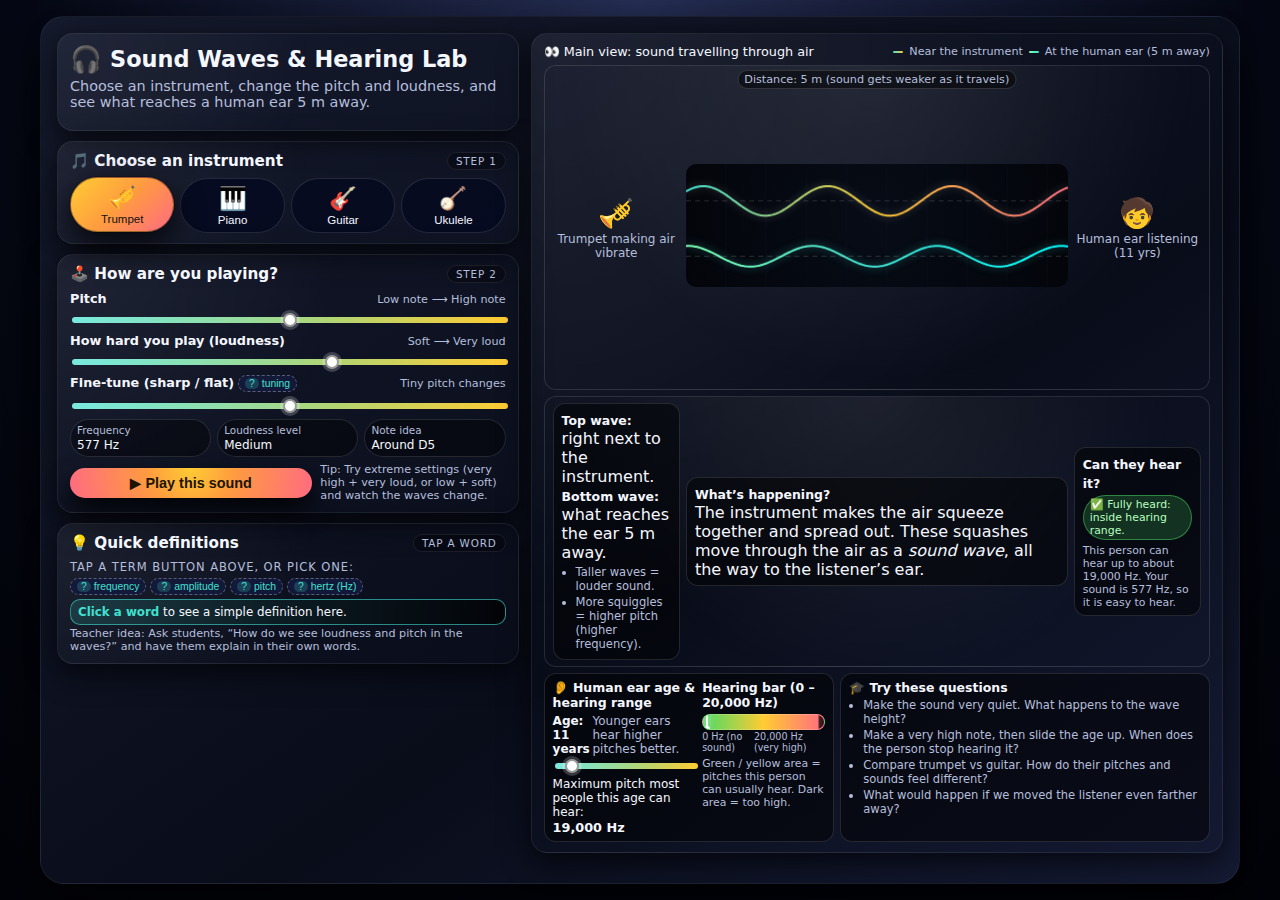
<file: instruments.html>
<!DOCTYPE html>
<html lang="en">
<head>
  <meta charset="UTF-8" />
  <title>Sound Waves & Hearing Explorer</title>
  <style>
    :root {
      --bg: #0b1020;
      --card: #151a2d;
      --accent: #ffcc33;
      --accent2: #40e0d0;
      --text: #f5f7ff;
      --muted: #b5bedb;
      --danger: #ff6b81;
      --ok: #4cd964;
      --border-radius: 16px;
    }

    * {
      box-sizing: border-box;
    }

    body {
      margin: 0;
      font-family: system-ui, -apple-system, BlinkMacSystemFont, "Segoe UI", sans-serif;
      background: radial-gradient(circle at top, #273057 0, #050814 55%, #020308 100%);
      color: var(--text);
      min-height: 100vh;
      display: flex;
      align-items: stretch;
      justify-content: center;
      padding: 16px;
    }

    .app {
      width: 100%;
      max-width: 1200px;
      background: linear-gradient(145deg, #151a2d 0%, #090d1a 60%, #141a33 100%);
      border-radius: 24px;
      box-shadow: 0 24px 60px rgba(0,0,0,0.7);
      display: grid;
      grid-template-columns: minmax(0, 1.2fr) minmax(0, 1.8fr);
      gap: 12px;
      padding: 16px 16px 12px;
      border: 1px solid rgba(255,255,255,0.06);
    }

    @media (max-width: 900px) {
      .app {
        grid-template-columns: 1fr;
      }
    }

    h1 {
      margin: 0 0 4px;
      font-size: 1.4rem;
      display: flex;
      align-items: center;
      gap: 8px;
    }

    h1 span.emoji {
      font-size: 1.6rem;
    }

    .subtitle {
      font-size: 0.9rem;
      color: var(--muted);
      margin-bottom: 10px;
    }

    .left-panel, .right-panel {
      display: flex;
      flex-direction: column;
      gap: 10px;
    }

    .card {
      background: radial-gradient(circle at top left, rgba(255,255,255,0.06), transparent 55%);
      border-radius: var(--border-radius);
      padding: 10px 12px;
      border: 1px solid rgba(255,255,255,0.08);
      box-shadow: 0 8px 30px rgba(0,0,0,0.7);
    }

    .card-header {
      display: flex;
      justify-content: space-between;
      align-items: center;
      gap: 4px;
      margin-bottom: 8px;
    }

    .card-title {
      font-size: 0.95rem;
      font-weight: 600;
      display: flex;
      align-items: center;
      gap: 6px;
    }

    .tag {
      font-size: 0.65rem;
      text-transform: uppercase;
      letter-spacing: 0.08em;
      color: var(--muted);
      background: rgba(0,0,0,0.3);
      border-radius: 999px;
      padding: 2px 8px;
      border: 1px solid rgba(255,255,255,0.08);
    }

    .instrument-buttons {
      display: grid;
      grid-template-columns: repeat(4, minmax(0, 1fr));
      gap: 6px;
    }

    .instrument-btn {
      border-radius: 999px;
      border: 1px solid rgba(255,255,255,0.12);
      background: rgba(5,10,32,0.9);
      color: var(--text);
      padding: 6px 8px;
      cursor: pointer;
      font-size: 0.75rem;
      display: flex;
      flex-direction: column;
      align-items: center;
      gap: 2px;
      transition: transform 0.1s ease, box-shadow 0.15s ease, border-color 0.15s ease, background 0.15s ease;
    }

    .instrument-btn span.emoji {
      font-size: 1.4rem;
    }

    .instrument-btn span.label {
      font-size: 0.72rem;
    }

    .instrument-btn.selected {
      background: linear-gradient(135deg, #ffcc33 0%, #ff9b40 50%, #ff6b81 100%);
      color: #111;
      border-color: rgba(0,0,0,0.4);
      box-shadow: 0 0 0 1px rgba(0,0,0,0.2), 0 10px 30px rgba(0,0,0,0.8);
      transform: translateY(-1px);
    }

    .instrument-btn:hover {
      transform: translateY(-1px) scale(1.01);
      box-shadow: 0 8px 20px rgba(0,0,0,0.7);
    }

    .slider-group {
      margin-bottom: 6px;
    }

    .slider-label-row {
      display: flex;
      justify-content: space-between;
      align-items: baseline;
      font-size: 0.78rem;
      margin-bottom: 2px;
      gap: 4px;
    }

    .slider-label-row strong {
      font-size: 0.8rem;
    }

    .slider-label-row span.hint {
      color: var(--muted);
      font-size: 0.7rem;
    }

    input[type="range"] {
      width: 100%;
      -webkit-appearance: none;
      background: transparent;
    }

    input[type="range"]::-webkit-slider-runnable-track {
      height: 6px;
      background: radial-gradient(circle at left, rgba(255,255,255,0.3), transparent 60%), linear-gradient(90deg, #40e0d0, #ffcc33);
      border-radius: 999px;
    }

    input[type="range"]::-webkit-slider-thumb {
      -webkit-appearance: none;
      width: 14px;
      height: 14px;
      border-radius: 50%;
      background: #fff;
      border: 2px solid rgba(0,0,0,0.4);
      margin-top: -4px;
      box-shadow: 0 0 0 3px rgba(255,255,255,0.2);
    }

    input[type="range"]::-moz-range-track {
      height: 6px;
      background: linear-gradient(90deg, #40e0d0, #ffcc33);
      border-radius: 999px;
    }

    input[type="range"]::-moz-range-thumb {
      width: 14px;
      height: 14px;
      border-radius: 50%;
      background: #fff;
      border: 2px solid rgba(0,0,0,0.4);
      box-shadow: 0 0 0 3px rgba(255,255,255,0.2);
    }

    .readouts {
      display: grid;
      grid-template-columns: repeat(3, minmax(0, 1fr));
      gap: 6px;
      margin-top: 4px;
      font-size: 0.7rem;
    }

    .chip {
      background: rgba(0,0,0,0.4);
      border-radius: 999px;
      padding: 4px 6px;
      border: 1px solid rgba(255,255,255,0.12);
      display: flex;
      flex-direction: column;
      gap: 2px;
    }

    .chip-label {
      color: var(--muted);
      font-size: 0.65rem;
    }

    .chip-value {
      font-size: 0.75rem;
    }

    .play-row {
      display: flex;
      justify-content: space-between;
      align-items: center;
      gap: 8px;
      margin-top: 6px;
      flex-wrap: wrap;
    }

    .play-btn {
      flex: 1.2;
      border-radius: 999px;
      border: none;
      padding: 7px 10px;
      font-size: 0.9rem;
      font-weight: 600;
      background: radial-gradient(circle at top, #ffcc33 0%, #ff9b40 35%, #ff6b81 100%);
      color: #201400;
      cursor: pointer;
      display: inline-flex;
      align-items: center;
      justify-content: center;
      gap: 6px;
      box-shadow: 0 12px 24px rgba(0,0,0,0.8);
      transition: transform 0.1s ease, box-shadow 0.1s ease, filter 0.1s ease;
    }

    .play-btn:hover {
      transform: translateY(-1px);
      box-shadow: 0 16px 32px rgba(0,0,0,0.9);
      filter: brightness(1.05);
    }

    .play-btn:active {
      transform: translateY(0);
      box-shadow: 0 8px 16px rgba(0,0,0,0.8);
      filter: brightness(0.97);
    }

    .play-tip {
      flex: 1;
      font-size: 0.7rem;
      color: var(--muted);
    }

    .term-badge {
      border-radius: 999px;
      border: 1px dashed rgba(255,255,255,0.3);
      background: rgba(19, 26, 60, 0.9);
      color: var(--accent2);
      padding: 2px 6px;
      font-size: 0.65rem;
      cursor: pointer;
      display: inline-flex;
      align-items: center;
      gap: 3px;
    }

    .term-badge span.q {
      background: rgba(64,224,208,0.2);
      border-radius: 999px;
      padding: 0 4px;
    }

    .scene-card {
      display: grid;
      grid-template-rows: auto 1fr auto;
      gap: 6px;
    }

    .scene-top {
      display: flex;
      justify-content: space-between;
      align-items: center;
      gap: 8px;
      flex-wrap: wrap;
    }

    .scene-top-left {
      display: flex;
      align-items: center;
      gap: 8px;
      font-size: 0.8rem;
    }

    .scene-legend {
      font-size: 0.7rem;
      color: var(--muted);
      display: flex;
      flex-wrap: wrap;
      gap: 6px;
      align-items: center;
    }

    .legend-swatch {
      width: 10px;
      height: 2px;
      border-radius: 999px;
      background: linear-gradient(90deg, #40e0d0, #ffcc33);
    }

    .legend-swatch2 {
      width: 10px;
      height: 2px;
      border-radius: 999px;
      background: linear-gradient(90deg, #7effb3, #40e0d0);
    }

    .scene-main {
      display: grid;
      grid-template-rows: minmax(0, 1.2fr) minmax(0, 1fr);
      gap: 6px;
    }

    .scene-row {
      background: radial-gradient(circle at top, rgba(255,255,255,0.08), transparent 70%);
      border-radius: 12px;
      border: 1px solid rgba(255,255,255,0.12);
      padding: 6px 8px;
      display: grid;
      grid-template-columns: 1fr 3fr 1fr;
      align-items: center;
      gap: 6px;
      position: relative;
      overflow: hidden;
    }

    .instrument-icon, .listener-icon {
      text-align: center;
      font-size: 1.8rem;
    }

    .instrument-label, .listener-label {
      font-size: 0.75rem;
      margin-top: 2px;
      color: var(--muted);
    }

    .distance-label {
      position: absolute;
      left: 50%;
      top: 4px;
      transform: translateX(-50%);
      font-size: 0.7rem;
      color: var(--muted);
      background: rgba(0,0,0,0.5);
      padding: 2px 6px;
      border-radius: 999px;
      border: 1px solid rgba(255,255,255,0.15);
    }

    canvas {
      width: 100%;
      height: 100%;
      border-radius: 10px;
      background: radial-gradient(circle at center, rgba(5,10,20,0.9), rgba(3,5,10,1));
    }

    .scene-bottom {
      display: grid;
      grid-template-columns: minmax(0, 1.1fr) minmax(0, 1.4fr);
      gap: 6px;
      font-size: 0.75rem;
    }

    .info-bubble {
      background: rgba(0,0,0,0.5);
      border-radius: 12px;
      padding: 6px 8px;
      border: 1px solid rgba(255,255,255,0.12);
    }

    .info-bubble strong {
      font-size: 0.78rem;
    }

    .hearing-bar {
      position: relative;
      margin-top: 4px;
      height: 16px;
      border-radius: 999px;
      background: linear-gradient(90deg, #4cd964, #ffcc33, #ff6b81);
      overflow: hidden;
      border: 1px solid rgba(255,255,255,0.2);
    }

    .hearing-mask {
      position: absolute;
      inset: 0;
      background: linear-gradient(90deg, rgba(0,0,0,0) var(--hear-stop, 70%), rgba(0,0,0,0.7) calc(var(--hear-stop, 70%) + 1%), rgba(0,0,0,0.85) 100%);
      pointer-events: none;
    }

    .freq-marker {
      position: absolute;
      top: -3px;
      width: 2px;
      height: 18px;
      border-radius: 999px;
      background: #fff;
      box-shadow: 0 0 6px rgba(255,255,255,0.9);
      transform: translateX(-50%);
      left: var(--marker-pos, 40%);
    }

    .freq-marker::after {
      content: "";
      position: absolute;
      bottom: -2px;
      left: 50%;
      transform: translateX(-50%);
      width: 6px;
      height: 6px;
      border-radius: 50%;
      background: #fff;
    }

    .hearing-labels {
      display: flex;
      justify-content: space-between;
      font-size: 0.6rem;
      color: var(--muted);
      margin-top: 1px;
    }

    .status-pill {
      display: inline-flex;
      align-items: center;
      gap: 4px;
      padding: 2px 6px;
      border-radius: 999px;
      font-size: 0.68rem;
      margin-top: 2px;
    }

    .status-pill.ok {
      background: rgba(76,217,100,0.2);
      border: 1px solid rgba(76,217,100,0.5);
      color: #b8ffbf;
    }

    .status-pill.mid {
      background: rgba(255,204,51,0.15);
      border: 1px solid rgba(255,204,51,0.6);
      color: #ffe9a6;
    }

    .status-pill.bad {
      background: rgba(255,107,129,0.15);
      border: 1px solid rgba(255,107,129,0.7);
      color: #ffc0ca;
    }

    .ear-panel {
      display: grid;
      grid-template-columns: minmax(0, 1.4fr) minmax(0, 1.2fr);
      gap: 6px;
    }

    @media (max-width: 700px) {
      .ear-panel {
        grid-template-columns: 1fr;
      }

      .scene-bottom {
        grid-template-columns: 1fr;
      }
    }

    .age-slider-row {
      margin-top: 4px;
    }

    .age-label-line {
      display: flex;
      justify-content: space-between;
      font-size: 0.75rem;
      color: var(--muted);
      margin-bottom: 2px;
    }

    .age-label-line span.age-main {
      color: var(--text);
      font-weight: 600;
    }

    .definition-box {
      margin-top: 4px;
      font-size: 0.74rem;
      background: radial-gradient(circle at top left, rgba(64,224,208,0.16), rgba(0,0,0,0.7));
      border-radius: 10px;
      padding: 5px 7px;
      border: 1px solid rgba(64,224,208,0.6);
    }

    .definition-term {
      font-weight: 600;
      color: var(--accent2);
    }

    .teacher-note {
      font-size: 0.7rem;
      color: var(--muted);
      margin-top: 2px;
    }

    .mini-title {
      font-size: 0.72rem;
      text-transform: uppercase;
      letter-spacing: 0.08em;
      color: var(--muted);
      margin-bottom: 1px;
    }

    .bullet-list {
      font-size: 0.72rem;
      padding-left: 14px;
      margin: 3px 0 0;
      color: var(--muted);
    }

    .bullet-list li {
      margin-bottom: 2px;
    }
  </style>
</head>
<body>
  <div class="app">
    <div class="left-panel">
      <div class="card">
        <h1>
          <span class="emoji">🎧</span>
          Sound Waves & Hearing Lab
        </h1>
        <div class="subtitle">
          Choose an instrument, change the pitch and loudness, and see what reaches a human ear 5 m away.
        </div>
      </div>

      <!-- Instrument selection -->
      <div class="card">
        <div class="card-header">
          <div class="card-title">
            🎵 Choose an instrument
          </div>
          <span class="tag">Step 1</span>
        </div>
        <div class="instrument-buttons">
          <button class="instrument-btn selected" data-inst="trumpet">
            <span class="emoji">🎺</span>
            <span class="label">Trumpet</span>
          </button>
          <button class="instrument-btn" data-inst="piano">
            <span class="emoji">🎹</span>
            <span class="label">Piano</span>
          </button>
          <button class="instrument-btn" data-inst="guitar">
            <span class="emoji">🎸</span>
            <span class="label">Guitar</span>
          </button>
          <button class="instrument-btn" data-inst="ukulele">
            <span class="emoji">🪕</span>
            <span class="label">Ukulele</span>
          </button>
        </div>
      </div>

      <!-- Playing controls -->
      <div class="card">
        <div class="card-header">
          <div class="card-title">
            🕹️ How are you playing?
          </div>
          <span class="tag">Step 2</span>
        </div>

        <div class="slider-group">
          <div class="slider-label-row">
            <strong>Pitch</strong>
            <span class="hint">Low note  ⟶  High note</span>
          </div>
          <input type="range" id="pitchSlider" min="0" max="100" value="50" />
        </div>

        <div class="slider-group">
          <div class="slider-label-row">
            <strong>How hard you play (loudness)</strong>
            <span class="hint">Soft ⟶ Very loud</span>
          </div>
          <input type="range" id="volumeSlider" min="0" max="100" value="60" />
        </div>

        <div class="slider-group">
          <div class="slider-label-row">
            <div>
              <strong>Fine-tune (sharp / flat)</strong>
              <button class="term-badge" data-def="tuning">
                <span class="q">?</span> tuning
              </button>
            </div>
            <span class="hint">Tiny pitch changes</span>
          </div>
          <input type="range" id="tuneSlider" min="-50" max="50" value="0" />
        </div>

        <div class="readouts">
          <div class="chip">
            <div class="chip-label">Frequency</div>
            <div class="chip-value" id="freqReadout">440 Hz</div>
          </div>
          <div class="chip">
            <div class="chip-label">Loudness level</div>
            <div class="chip-value" id="loudReadout">Medium</div>
          </div>
          <div class="chip">
            <div class="chip-label">Note idea</div>
            <div class="chip-value" id="noteReadout">Around A4</div>
          </div>
        </div>

        <div class="play-row">
          <button class="play-btn" id="playBtn">
            ▶ Play this sound
          </button>
          <div class="play-tip">
            Tip: Try extreme settings (very high + very loud, or low + soft) and watch the waves change.
          </div>
        </div>
      </div>

      <!-- Definitions / teacher notes -->
      <div class="card">
        <div class="card-header">
          <div class="card-title">
            💡 Quick definitions
          </div>
          <span class="tag">Tap a word</span>
        </div>
        <div class="mini-title">Tap a term button above, or pick one:</div>
        <div style="margin-top:4px; display:flex; flex-wrap:wrap; gap:4px;">
          <button class="term-badge" data-def="frequency">
            <span class="q">?</span> frequency
          </button>
          <button class="term-badge" data-def="amplitude">
            <span class="q">?</span> amplitude
          </button>
          <button class="term-badge" data-def="pitch">
            <span class="q">?</span> pitch
          </button>
          <button class="term-badge" data-def="hertz">
            <span class="q">?</span> hertz (Hz)
          </button>
        </div>
        <div class="definition-box" id="definitionBox">
          <span class="definition-term">Click a word</span> to see a simple definition here.
        </div>
        <div class="teacher-note">
          Teacher idea: Ask students, “How do we see loudness and pitch in the waves?” and have them explain in their own words.
        </div>
      </div>
    </div>

    <!-- Right panel -->
    <div class="right-panel">
      <div class="card scene-card">
        <div class="scene-top">
          <div class="scene-top-left">
            <span>👀 Main view: sound travelling through air</span>
          </div>
          <div class="scene-legend">
            <span class="legend-swatch"></span> Near the instrument
            <span class="legend-swatch2"></span> At the human ear (5 m away)
          </div>
        </div>

        <div class="scene-main">
          <!-- Scene: instrument & human -->
          <div class="scene-row">
            <div class="instrument-icon">
              <div id="instrumentEmoji">🎺</div>
              <div class="instrument-label" id="instrumentLabel">Trumpet making air vibrate</div>
            </div>
            <div>
              <canvas id="waveCanvas" width="500" height="160"></canvas>
            </div>
            <div class="listener-icon">
              <div>🧒</div>
              <div class="listener-label" id="listenerLabel">Human ear listening</div>
            </div>
            <div class="distance-label">
              Distance: 5 m (sound gets weaker as it travels)
            </div>
          </div>

          <!-- Explanatory row -->
          <div class="scene-row">
            <div class="info-bubble">
              <strong>Top wave:</strong> right next to the instrument.<br/>
              <strong>Bottom wave:</strong> what reaches the ear 5 m away.
              <ul class="bullet-list">
                <li>Taller waves = louder sound.</li>
                <li>More squiggles = higher pitch (higher frequency).</li>
              </ul>
            </div>
            <div class="info-bubble">
              <strong>What’s happening?</strong><br/>
              The instrument makes the air squeeze together and spread out. These squashes move through the air as a
              <em>sound wave</em>, all the way to the listener’s ear.
            </div>
            <div class="info-bubble">
              <strong>Can they hear it?</strong>
              <div id="hearingStatus" class="status-pill ok" style="margin-top:3px;">
                ✅ Fully heard: fits inside their hearing range.
              </div>
              <div style="margin-top:4px; font-size:0.68rem; color:var(--muted);" id="hearingDetail">
                This person can hear up to about 18,000 Hz. Your sound is 440 Hz, so it is easy to hear.
              </div>
            </div>
          </div>
        </div>

        <div class="scene-bottom">
          <!-- Ear / age panel -->
          <div class="info-bubble ear-panel">
            <div>
              <strong>👂 Human ear age & hearing range</strong>
              <div class="age-slider-row">
                <div class="age-label-line">
                  <span class="age-main">Age: <span id="ageReadout">11</span> years</span>
                  <span>Younger ears hear higher pitches better.</span>
                </div>
                <input type="range" id="ageSlider" min="5" max="80" value="11" />
              </div>
              <div style="margin-top:5px;">
                <div>Maximum pitch most people this age can hear:</div>
                <div style="font-size:0.8rem; margin-top:1px;">
                  <span id="maxFreqReadout" style="font-weight:600;">18,000 Hz</span>
                </div>
              </div>
            </div>
            <div>
              <div>
                <strong>Hearing bar (0 – 20,000 Hz)</strong>
              </div>
              <div class="hearing-bar" id="hearingBar">
                <div class="hearing-mask" id="hearingMask"></div>
                <div class="freq-marker" id="freqMarker"></div>
              </div>
              <div class="hearing-labels">
                <span>0 Hz (no sound)</span>
                <span>20,000 Hz (very high)</span>
              </div>
              <div style="font-size:0.68rem; color:var(--muted); margin-top:4px;">
                Green / yellow area = pitches this person can usually hear. Dark area = too high.
              </div>
            </div>
          </div>

          <!-- Learning prompts -->
          <div class="info-bubble">
            <strong>🎓 Try these questions</strong>
            <ul class="bullet-list">
              <li>Make the sound very quiet. What happens to the wave height?</li>
              <li>Make a very high note, then slide the age up. When does the person stop hearing it?</li>
              <li>Compare trumpet vs guitar. How do their pitches and sounds feel different?</li>
              <li>What would happen if we moved the listener even farther away?</li>
            </ul>
          </div>
        </div>
      </div>
    </div>
  </div>

  <script>
    // -----------------------------
    // Data for instruments
    // -----------------------------
    const instruments = {
      trumpet: {
        name: "Trumpet",
        emoji: "🎺",
        // Rough middle range
        minFreq: 165,  // about E3
        maxFreq: 988,  // about B5
        baseNoteName: "mid range (like a melody note)",
        oscType: "square"
      },
      piano: {
        name: "Piano",
        emoji: "🎹",
        minFreq: 110,  // A2
        maxFreq: 2093, // C7
        baseNoteName: "middle notes",
        oscType: "sine"
      },
      guitar: {
        name: "Guitar",
        emoji: "🎸",
        minFreq: 82,   // low E2
        maxFreq: 880,  // A5
        baseNoteName: "string notes",
        oscType: "triangle"
      },
      ukulele: {
        name: "Ukulele",
        emoji: "🪕",
        minFreq: 196,  // G3
        maxFreq: 1046, // C6
        baseNoteName: "bright string notes",
        oscType: "triangle"
      }
    };

    // Definitions
    const definitions = {
      frequency: "Frequency tells us how many sound wave squashes pass a point each second. It is measured in hertz (Hz). Higher frequency = higher pitch.",
      amplitude: "Amplitude is how big the wave is. Bigger amplitude (taller waves) means a louder sound.",
      pitch: "Pitch is how high or low a note sounds. High pitch = squeaky, low pitch = deep. Pitch depends on frequency.",
      hertz: "Hertz (Hz) means 'per second'. 440 Hz means 440 wave cycles every second.",
      tuning: "Tuning is making very small changes to pitch so that an instrument plays the 'right' note. Musicians say notes can be sharp (a bit too high) or flat (a bit too low)."
    };

    // -----------------------------
    // DOM elements
    // -----------------------------
    const instrumentButtons = document.querySelectorAll(".instrument-btn");
    const pitchSlider = document.getElementById("pitchSlider");
    const volumeSlider = document.getElementById("volumeSlider");
    const tuneSlider = document.getElementById("tuneSlider");
    const freqReadout = document.getElementById("freqReadout");
    const loudReadout = document.getElementById("loudReadout");
    const noteReadout = document.getElementById("noteReadout");
    const instrumentEmoji = document.getElementById("instrumentEmoji");
    const instrumentLabel = document.getElementById("instrumentLabel");
    const listenerLabel = document.getElementById("listenerLabel");
    const playBtn = document.getElementById("playBtn");

    const ageSlider = document.getElementById("ageSlider");
    const ageReadout = document.getElementById("ageReadout");
    const maxFreqReadout = document.getElementById("maxFreqReadout");
    const hearingStatus = document.getElementById("hearingStatus");
    const hearingDetail = document.getElementById("hearingDetail");
    const hearingMask = document.getElementById("hearingMask");
    const freqMarker = document.getElementById("freqMarker");
    const definitionBox = document.getElementById("definitionBox");

    const waveCanvas = document.getElementById("waveCanvas");
    const ctx = waveCanvas.getContext("2d");

    // -----------------------------
    // Audio setup (Web Audio API)
    // -----------------------------
    let audioCtx = null;
    function ensureAudioContext() {
      if (!audioCtx) {
        audioCtx = new (window.AudioContext || window.webkitAudioContext)();
      }
      if (audioCtx.state === "suspended") {
        audioCtx.resume();
      }
    }

    function playSound(freq, volume, oscType) {
      ensureAudioContext();
      const duration = 1.0; // seconds
      const osc = audioCtx.createOscillator();
      const gain = audioCtx.createGain();

      osc.type = oscType || "sine";
      osc.frequency.setValueAtTime(freq, audioCtx.currentTime);

      // Volume: scale to a safe level
      const maxGain = 0.25;
      const startGain = Math.max(0.001, Math.min(maxGain, maxGain * volume));
      gain.gain.setValueAtTime(startGain, audioCtx.currentTime);

      // Simple envelope: quick attack, gentle release
      gain.gain.exponentialRampToValueAtTime(startGain * 0.7, audioCtx.currentTime + 0.05);
      gain.gain.exponentialRampToValueAtTime(0.0001, audioCtx.currentTime + duration);

      osc.connect(gain);
      gain.connect(audioCtx.destination);

      osc.start();
      osc.stop(audioCtx.currentTime + duration + 0.1);
    }

    // -----------------------------
    // Hearing model
    // -----------------------------
    function getMaxHearingFreq(age) {
      // Very simple model: younger = higher maximum frequency
      if (age <= 10) return 20000;
      if (age <= 20) return 19000;
      if (age <= 30) return 17000;
      if (age <= 40) return 15000;
      if (age <= 50) return 13000;
      if (age <= 60) return 11000;
      return 9000;
    }

    function getLoudnessLabel(v) {
      if (v < 0.2) return "Very soft";
      if (v < 0.4) return "Soft";
      if (v < 0.7) return "Medium";
      if (v < 0.9) return "Loud";
      return "Very loud";
    }

    function roughNoteName(freq) {
      const noteNames = ["C", "C♯", "D", "D♯", "E", "F", "F♯", "G", "G♯", "A", "A♯", "B"];
      const A4 = 440;
      const n = Math.round(12 * Math.log2(freq / A4));
      const noteIndex = (n + 9 + 12 * 100) % 12; // +9 to map A->index 9
      const octave = 4 + Math.floor((n + 9) / 12);
      const name = noteNames[noteIndex] || "?";
      return name + octave;
    }

    // -----------------------------
    // Wave drawing
    // -----------------------------
    let currentInstrument = "trumpet";
    let currentFreq = 440;
    let currentVolume = 0.6;
    let phase = 0;

    function mapFreqToCycles(freq) {
      const minFreq = 80;
      const maxFreq = 2000;
      const clamped = Math.min(maxFreq, Math.max(minFreq, freq));
      const t = (clamped - minFreq) / (maxFreq - minFreq); // 0..1
      return 1 + t * 8; // between 1 and 9 cycles across canvas
    }

    function drawWaves() {
      const w = waveCanvas.width;
      const h = waveCanvas.height;
      ctx.clearRect(0, 0, w, h);

      const topCenter = h * 0.3;
      const bottomCenter = h * 0.75;
      const maxAmplitudePixels = h * 0.2;

      const cycles = mapFreqToCycles(currentFreq);
      const baseAmplitude = maxAmplitudePixels * currentVolume;

      // Hearing model affects what reaches ear
      const age = parseInt(ageSlider.value, 10);
      const maxHear = getMaxHearingFreq(age);
      let audibleFraction;
      if (currentFreq <= maxHear) {
        audibleFraction = 1;
      } else if (currentFreq <= maxHear * 1.2) {
        audibleFraction = 0.4;
      } else {
        audibleFraction = 0.05;
      }

      // Distance effect: 5 m away, slightly weaker
      const distanceFactor = 0.7;
      const earAmplitude = baseAmplitude * audibleFraction * distanceFactor;

      // Draw background grid-ish lines for context
      ctx.save();
      ctx.globalAlpha = 0.15;
      ctx.beginPath();
      for (let x = 0; x <= w; x += 40) {
        ctx.moveTo(x, 0);
        ctx.lineTo(x, h);
      }
      ctx.strokeStyle = "#283048";
      ctx.lineWidth = 1;
      ctx.stroke();
      ctx.restore();

      // Draw top wave (near instrument)
      ctx.save();
      ctx.beginPath();
      for (let x = 0; x <= w; x++) {
        const t = x / w;
        const y = topCenter + Math.sin(2 * Math.PI * cycles * t + phase) * baseAmplitude;
        if (x === 0) ctx.moveTo(x, y); else ctx.lineTo(x, y);
      }
      const grad1 = ctx.createLinearGradient(0, 0, w, 0);
      grad1.addColorStop(0, "#40e0d0");
      grad1.addColorStop(0.5, "#ffcc33");
      grad1.addColorStop(1, "#ff6b81");
      ctx.strokeStyle = grad1;
      ctx.lineWidth = 2;
      ctx.shadowColor = "rgba(255,255,255,0.3)";
      ctx.shadowBlur = 8;
      ctx.stroke();
      ctx.restore();

      // Draw bottom wave (at ear)
      ctx.save();
      ctx.beginPath();
      for (let x = 0; x <= w; x++) {
        const t = x / w;
        const y = bottomCenter + Math.sin(2 * Math.PI * cycles * t + phase * 1.2) * earAmplitude;
        if (x === 0) ctx.moveTo(x, y); else ctx.lineTo(x, y);
      }
      const grad2 = ctx.createLinearGradient(0, 0, w, 0);
      grad2.addColorStop(0, "#7effb3");
      grad2.addColorStop(0.5, "#40e0d0");
      grad2.addColorStop(1, "#0ff");
      ctx.strokeStyle = grad2;
      ctx.lineWidth = 2;
      ctx.shadowColor = "rgba(64,224,208,0.5)";
      ctx.shadowBlur = 8;
      ctx.stroke();
      ctx.restore();

      // Center lines for reference
      ctx.save();
      ctx.setLineDash([5, 4]);
      ctx.strokeStyle = "rgba(255,255,255,0.15)";
      ctx.beginPath();
      ctx.moveTo(0, topCenter);
      ctx.lineTo(w, topCenter);
      ctx.moveTo(0, bottomCenter);
      ctx.lineTo(w, bottomCenter);
      ctx.stroke();
      ctx.restore();

      // Advance phase: higher frequency = faster ripple
      const speed = 0.05 + 0.15 * (cycles / 9);
      phase += speed;

      requestAnimationFrame(drawWaves);
    }

    // -----------------------------
    // UI update
    // -----------------------------
    function updateFromControls() {
      const inst = instruments[currentInstrument];

      const pitchVal = parseFloat(pitchSlider.value) / 100; // 0..1
      const volumeVal = parseFloat(volumeSlider.value) / 100;
      const tuneCents = parseFloat(tuneSlider.value); // -50..50

      const freqRange = inst.maxFreq - inst.minFreq;
      let freq = inst.minFreq + freqRange * pitchVal;

      // Apply tuning adjustment in cents
      const tuneFactor = Math.pow(2, tuneCents / 1200);
      freq *= tuneFactor;

      currentFreq = freq;
      currentVolume = volumeVal;

      freqReadout.textContent = Math.round(freq) + " Hz";
      loudReadout.textContent = getLoudnessLabel(volumeVal);

      const noteName = roughNoteName(freq);
      noteReadout.textContent = "Around " + noteName;

      instrumentEmoji.textContent = inst.emoji;
      instrumentLabel.textContent = inst.name + " making air vibrate";

      // Hearing bar & status
      const age = parseInt(ageSlider.value, 10);
      const maxHear = getMaxHearingFreq(age);
      const maxHearRounded = Math.round(maxHear / 100) * 100;
      maxFreqReadout.textContent = maxHearRounded.toLocaleString() + " Hz";

      ageReadout.textContent = age;

      const maxBarFreq = 20000;
      const hearStopPercent = Math.min(100, (maxHear / maxBarFreq) * 100);
      hearingMask.style.setProperty("--hear-stop", hearStopPercent + "%");

      const markerPos = Math.min(100, (freq / maxBarFreq) * 100);
      freqMarker.style.setProperty("--marker-pos", markerPos + "%");

      let statusClass, statusText, detailText;

      if (freq <= maxHear) {
        statusClass = "ok";
        statusText = "✅ Fully heard: inside hearing range.";
        detailText = `This person can hear up to about ${maxHearRounded.toLocaleString()} Hz. Your sound is ${Math.round(freq)} Hz, so it is easy to hear.`;
      } else if (freq <= maxHear * 1.2) {
        statusClass = "mid";
        statusText = "🟡 Barely heard: near the edge.";
        detailText = `This sound is slightly higher (${Math.round(freq)} Hz) than their usual limit of ${maxHearRounded.toLocaleString()} Hz. They might only just hear it.`;
      } else {
        statusClass = "bad";
        statusText = "🔇 Too high: this person cannot hear it.";
        detailText = `This sound is very high (${Math.round(freq)} Hz), above about ${maxHearRounded.toLocaleString()} Hz. Their ear cannot pick up these very fast vibrations.`;
      }
      hearingStatus.className = "status-pill " + statusClass;
      hearingStatus.textContent = statusText;
      hearingDetail.textContent = detailText;

      // Listener emoji based on age
      const listenerAgeEmoji = age < 13 ? "🧒" : age < 20 ? "🧑" : age < 60 ? "🧑‍🦳" : "👵";
      document.querySelector(".listener-icon div:first-child").textContent = listenerAgeEmoji;
      listenerLabel.textContent = "Human ear listening (" + age + " yrs)";
    }

    // -----------------------------
    // Definition handling
    // -----------------------------
    function showDefinition(key) {
      const text = definitions[key];
      if (!text) return;
      definitionBox.innerHTML = `<span class="definition-term">${key[0].toUpperCase() + key.slice(1)}</span>: ${text}`;
    }

    document.querySelectorAll(".term-badge").forEach(btn => {
      btn.addEventListener("click", () => {
        const key = btn.getAttribute("data-def");
        showDefinition(key);
      });
    });

    // -----------------------------
    // Event listeners
    // -----------------------------
    instrumentButtons.forEach(btn => {
      btn.addEventListener("click", () => {
        instrumentButtons.forEach(b => b.classList.remove("selected"));
        btn.classList.add("selected");
        currentInstrument = btn.getAttribute("data-inst");
        updateFromControls();
      });
    });

    [pitchSlider, volumeSlider, tuneSlider, ageSlider].forEach(slider => {
      slider.addEventListener("input", () => {
        updateFromControls();
      });
    });

    playBtn.addEventListener("click", () => {
      const inst = instruments[currentInstrument];
      playSound(currentFreq, currentVolume, inst.oscType);
    });

    // -----------------------------
    // Initial setup
    // -----------------------------
    function resizeCanvasForHiDpi() {
      const rect = waveCanvas.getBoundingClientRect();
      const ratio = window.devicePixelRatio || 1;
      waveCanvas.width = rect.width * ratio;
      waveCanvas.height = rect.height * ratio;
      ctx.setTransform(ratio, 0, 0, ratio, 0, 0);
    }

    window.addEventListener("resize", () => {
      resizeCanvasForHiDpi();
    });

    resizeCanvasForHiDpi();
    updateFromControls();
    requestAnimationFrame(drawWaves);
  </script>
</body>
</html>
</file>
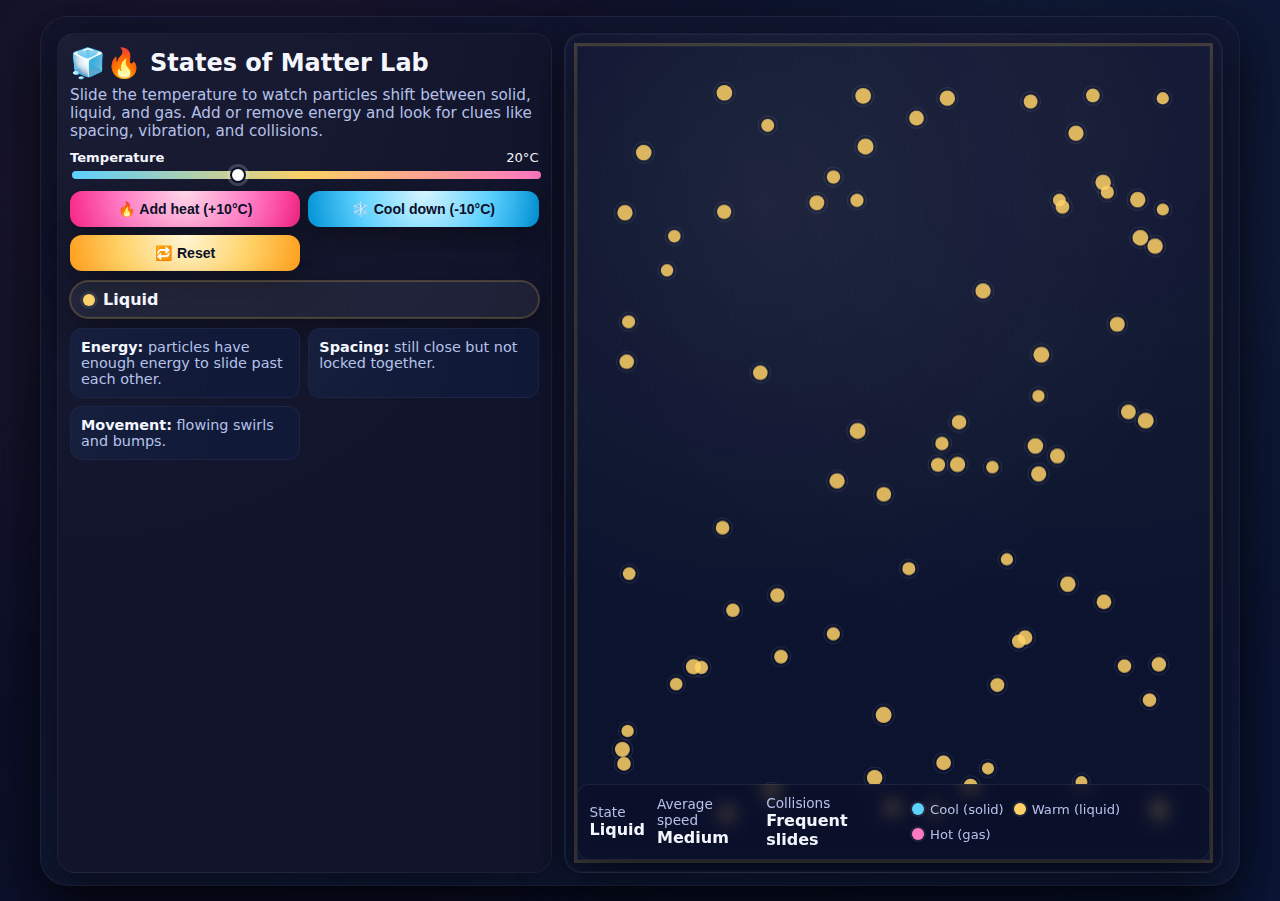
<file: matter.html>
<!DOCTYPE html>
<html lang="en">
<head>
  <meta charset="UTF-8" />
  <title>States of Matter Lab</title>
  <style>
    :root {
      --bg: #0d0f1f;
      --panel: #11142b;
      --panel-2: #101a38;
      --text: #f4f6ff;
      --muted: #b6c1e9;
      --accent-hot: #ff7ac3;
      --accent-cool: #5dd1ff;
      --accent-mid: #ffd166;
      --radius: 18px;
    }

    * { box-sizing: border-box; }

    body {
      margin: 0;
      font-family: system-ui, -apple-system, BlinkMacSystemFont, "Segoe UI", sans-serif;
      background: radial-gradient(circle at 18% 20%, rgba(255, 122, 195, 0.08), transparent 45%),
                  radial-gradient(circle at 80% 20%, rgba(93, 209, 255, 0.08), transparent 40%),
                  linear-gradient(135deg, #0b0f23, #0c102a 45%, #0b1637 100%);
      color: var(--text);
      min-height: 100vh;
      display: flex;
      align-items: stretch;
      justify-content: center;
      padding: 16px;
    }

    .app {
      width: 100%;
      max-width: 1200px;
      background: linear-gradient(145deg, rgba(17,20,43,0.9), rgba(16,26,56,0.95));
      border-radius: 28px;
      border: 1px solid rgba(255,255,255,0.06);
      box-shadow: 0 24px 60px rgba(0,0,0,0.65);
      padding: 16px 16px 12px;
      display: grid;
      gap: 12px;
      grid-template-columns: minmax(0, 1.05fr) minmax(0, 1.4fr);
    }

    @media (max-width: 960px) {
      .app { grid-template-columns: 1fr; }
    }

    h1 {
      margin: 0 0 6px;
      font-size: 1.5rem;
      display: flex;
      align-items: center;
      gap: 8px;
    }

    h1 span.emoji { font-size: 1.8rem; }

    .subtitle {
      color: var(--muted);
      margin: 0 0 10px;
      font-size: 0.95rem;
      max-width: 700px;
    }

    .panel {
      background: radial-gradient(circle at top left, rgba(255,255,255,0.04), transparent 55%), var(--panel);
      border: 1px solid rgba(255,255,255,0.05);
      border-radius: var(--radius);
      padding: 12px;
      box-shadow: 0 14px 40px rgba(0,0,0,0.45);
    }

    .panel-title {
      margin: 0 0 6px;
      font-size: 0.95rem;
      font-weight: 700;
      display: flex;
      align-items: center;
      gap: 6px;
    }

    .tag {
      background: rgba(255,255,255,0.08);
      border-radius: 999px;
      padding: 3px 8px;
      font-size: 0.7rem;
      text-transform: uppercase;
      letter-spacing: 0.08em;
      color: var(--muted);
      border: 1px solid rgba(255,255,255,0.08);
    }

    .controls { display: flex; flex-direction: column; gap: 10px; }

    .slider-group { display: flex; flex-direction: column; gap: 4px; }

    .slider-label-row {
      display: flex;
      justify-content: space-between;
      align-items: baseline;
      gap: 6px;
      font-size: 0.82rem;
    }

    input[type="range"] {
      width: 100%;
      -webkit-appearance: none;
      background: transparent;
    }

    input[type="range"]::-webkit-slider-runnable-track {
      height: 8px;
      background: linear-gradient(90deg, var(--accent-cool), var(--accent-mid), var(--accent-hot));
      border-radius: 999px;
    }

    input[type="range"]::-webkit-slider-thumb {
      -webkit-appearance: none;
      width: 16px;
      height: 16px;
      border-radius: 50%;
      background: #fff;
      border: 2px solid #0c102a;
      margin-top: -4px;
      box-shadow: 0 0 0 3px rgba(255,255,255,0.18);
    }

    input[type="range"]::-moz-range-track {
      height: 8px;
      background: linear-gradient(90deg, var(--accent-cool), var(--accent-mid), var(--accent-hot));
      border-radius: 999px;
    }

    input[type="range"]::-moz-range-thumb {
      width: 16px;
      height: 16px;
      border-radius: 50%;
      background: #fff;
      border: 2px solid #0c102a;
      box-shadow: 0 0 0 3px rgba(255,255,255,0.18);
    }

    .button-row {
      display: grid;
      grid-template-columns: repeat(auto-fit, minmax(160px, 1fr));
      gap: 8px;
    }

    .btn {
      border: none;
      border-radius: 12px;
      padding: 10px 12px;
      font-weight: 700;
      font-size: 0.88rem;
      cursor: pointer;
      color: #0c102a;
      display: inline-flex;
      align-items: center;
      gap: 6px;
      justify-content: center;
      transition: transform 0.12s ease, box-shadow 0.12s ease, filter 0.12s ease;
      box-shadow: 0 12px 30px rgba(0,0,0,0.35);
    }

    .btn:hover { transform: translateY(-1px) scale(1.01); filter: brightness(1.05); }
    .btn:active { transform: translateY(0); box-shadow: 0 8px 20px rgba(0,0,0,0.3); }

    .btn-heat { background: radial-gradient(circle at top, #ffd6e8 0%, #ff7ac3 55%, #f72585 100%); }
    .btn-cool { background: radial-gradient(circle at top, #d6f5ff 0%, #5dd1ff 55%, #0091d5 100%); }
    .btn-reset { background: radial-gradient(circle at top, #fff7d6 0%, #ffd166 55%, #ff9e1c 100%); }

    .state-chip {
      display: inline-flex;
      align-items: center;
      gap: 8px;
      padding: 8px 12px;
      border-radius: 999px;
      background: rgba(255,255,255,0.06);
      border: 1px solid rgba(255,255,255,0.09);
      font-weight: 700;
    }

    .state-chip .dot {
      width: 12px;
      height: 12px;
      border-radius: 50%;
      box-shadow: 0 0 0 3px rgba(255,255,255,0.08);
    }

    .facts {
      display: grid;
      grid-template-columns: repeat(auto-fit, minmax(180px, 1fr));
      gap: 8px;
    }

    .fact {
      background: var(--panel-2);
      border: 1px solid rgba(255,255,255,0.05);
      border-radius: 12px;
      padding: 10px;
      font-size: 0.9rem;
      color: var(--muted);
      position: relative;
      overflow: hidden;
    }

    .fact strong { color: var(--text); }

    .fact::after {
      content: "";
      position: absolute;
      inset: -20% -40%;
      background: radial-gradient(circle at top left, rgba(255,255,255,0.04), transparent 60%);
      pointer-events: none;
    }

    .visualizer {
      position: relative;
      background: radial-gradient(circle at 30% 20%, rgba(255,255,255,0.06), transparent 55%),
                  radial-gradient(circle at 80% 10%, rgba(255,255,255,0.04), transparent 60%),
                  #0c132e;
      border-radius: var(--radius);
      border: 1px solid rgba(255,255,255,0.05);
      min-height: 480px;
      overflow: hidden;
      box-shadow: inset 0 0 0 1px rgba(255,255,255,0.05), 0 16px 40px rgba(0,0,0,0.5);
    }

    canvas { width: 100%; height: 100%; display: block; }

    .readout-bar {
      position: absolute;
      left: 12px;
      right: 12px;
      bottom: 12px;
      display: flex;
      justify-content: space-between;
      align-items: center;
      gap: 12px;
      background: rgba(12,16,42,0.7);
      border: 1px solid rgba(255,255,255,0.08);
      border-radius: 12px;
      padding: 10px 12px;
      backdrop-filter: blur(8px);
    }

    .readout-bar .label {
      font-size: 0.85rem;
      color: var(--muted);
    }

    .readout-bar .value {
      font-size: 1rem;
      font-weight: 700;
      color: var(--text);
    }

    .legend { display: flex; align-items: center; gap: 10px; flex-wrap: wrap; }

    .legend-item { display: inline-flex; align-items: center; gap: 6px; font-size: 0.82rem; color: var(--muted); }
    .legend-dot { width: 12px; height: 12px; border-radius: 50%; box-shadow: 0 0 0 2px rgba(255,255,255,0.08); }
  </style>
</head>
<body>
  <div class="app">
    <div class="left panel">
      <h1><span class="emoji">🧊🔥</span>States of Matter Lab</h1>
      <p class="subtitle">Slide the temperature to watch particles shift between solid, liquid, and gas. Add or remove energy and look for clues like spacing, vibration, and collisions.</p>

      <div class="controls">
        <div class="slider-group">
          <div class="slider-label-row">
            <strong>Temperature</strong>
            <span id="tempLabel">20°C</span>
          </div>
          <input id="tempSlider" type="range" min="-50" max="150" value="20" />
        </div>

        <div class="button-row">
          <button class="btn btn-heat" id="btnHeat">🔥 Add heat (+10°C)</button>
          <button class="btn btn-cool" id="btnCool">❄️ Cool down (-10°C)</button>
          <button class="btn btn-reset" id="btnReset">🔁 Reset</button>
        </div>

        <div class="state-chip" id="stateChip">
          <span class="dot" id="stateDot"></span>
          <span id="stateLabel">Liquid</span>
        </div>

        <div class="facts">
          <div class="fact" id="factEnergy"><strong>Energy:</strong> particles vibrate, flow, or fly depending on temperature.</div>
          <div class="fact" id="factSpacing"><strong>Spacing:</strong> closely packed, sliding past, or far apart.</div>
          <div class="fact" id="factMovement"><strong>Movement:</strong> gentle jitter, swirls, or fast streaks.</div>
        </div>
      </div>
    </div>

    <div class="right panel visualizer">
      <canvas id="particleCanvas"></canvas>
      <div class="readout-bar">
        <div>
          <div class="label">State</div>
          <div class="value" id="readoutState">Liquid</div>
        </div>
        <div>
          <div class="label">Average speed</div>
          <div class="value" id="readoutSpeed">Medium</div>
        </div>
        <div>
          <div class="label">Collisions</div>
          <div class="value" id="readoutCollisions">Frequent</div>
        </div>
        <div class="legend">
          <div class="legend-item"><span class="legend-dot" style="background: #5dd1ff;"></span> Cool (solid)</div>
          <div class="legend-item"><span class="legend-dot" style="background: #ffd166;"></span> Warm (liquid)</div>
          <div class="legend-item"><span class="legend-dot" style="background: #ff7ac3;"></span> Hot (gas)</div>
        </div>
      </div>
    </div>
  </div>

  <script>
    const canvas = document.getElementById('particleCanvas');
    const ctx = canvas.getContext('2d');
    const slider = document.getElementById('tempSlider');
    const tempLabel = document.getElementById('tempLabel');
    const stateLabel = document.getElementById('stateLabel');
    const stateDot = document.getElementById('stateDot');
    const stateChip = document.getElementById('stateChip');
    const factEnergy = document.getElementById('factEnergy');
    const factSpacing = document.getElementById('factSpacing');
    const factMovement = document.getElementById('factMovement');
    const readoutState = document.getElementById('readoutState');
    const readoutSpeed = document.getElementById('readoutSpeed');
    const readoutCollisions = document.getElementById('readoutCollisions');

    const heatBtn = document.getElementById('btnHeat');
    const coolBtn = document.getElementById('btnCool');
    const resetBtn = document.getElementById('btnReset');

    const stateConfig = {
      solid: {
        color: '#5dd1ff',
        bg: 'rgba(93,209,255,0.22)',
        speed: 0.35,
        jitter: 0.02,
        padding: 80,
        label: 'Solid',
        readout: { speed: 'Low', collisions: 'Gentle taps' },
        facts: {
          energy: 'Energy: particles vibrate in place in a fixed pattern.',
          spacing: 'Spacing: tightly packed in a lattice.',
          movement: 'Movement: tiny jitter, no flowing.'
        }
      },
      liquid: {
        color: '#ffd166',
        bg: 'rgba(255,209,102,0.22)',
        speed: 0.9,
        jitter: 0.08,
        padding: 45,
        label: 'Liquid',
        readout: { speed: 'Medium', collisions: 'Frequent slides' },
        facts: {
          energy: 'Energy: particles have enough energy to slide past each other.',
          spacing: 'Spacing: still close but not locked together.',
          movement: 'Movement: flowing swirls and bumps.'
        }
      },
      gas: {
        color: '#ff7ac3',
        bg: 'rgba(255,122,195,0.22)',
        speed: 1.8,
        jitter: 0.12,
        padding: 18,
        label: 'Gas',
        readout: { speed: 'High', collisions: 'Quick ricochets' },
        facts: {
          energy: 'Energy: lots of energy, particles zoom everywhere.',
          spacing: 'Spacing: far apart with empty space between.',
          movement: 'Movement: rapid streaks and collisions.'
        }
      }
    };

    let particles = [];
    let temperature = Number(slider.value);
    let currentStateKey = 'liquid';

    function resizeCanvas() {
      canvas.width = canvas.clientWidth * window.devicePixelRatio;
      canvas.height = canvas.clientHeight * window.devicePixelRatio;
      ctx.setTransform(1, 0, 0, 1, 0, 0);
      ctx.scale(window.devicePixelRatio, window.devicePixelRatio);
    }

    function createParticles(count) {
      particles = Array.from({ length: count }, () => ({
        x: Math.random() * canvas.clientWidth,
        y: Math.random() * canvas.clientHeight,
        vx: (Math.random() - 0.5) * 1.5,
        vy: (Math.random() - 0.5) * 1.5,
        size: 6 + Math.random() * 2,
      }));
    }

    function stateFromTemp(temp) {
      if (temp < 0) return 'solid';
      if (temp < 100) return 'liquid';
      return 'gas';
    }

    function setTemperature(temp) {
      temperature = Math.max(-50, Math.min(150, temp));
      slider.value = temperature;
      tempLabel.textContent = `${temperature}\u00b0C`;
      updateState();
    }

    function updateState() {
      currentStateKey = stateFromTemp(temperature);
      const cfg = stateConfig[currentStateKey];
      stateLabel.textContent = cfg.label;
      stateDot.style.background = cfg.color;
      stateChip.style.borderColor = cfg.bg;
      stateChip.style.boxShadow = `0 0 0 1px ${cfg.bg}, 0 12px 30px rgba(0,0,0,0.4)`;

      factEnergy.innerHTML = `<strong>Energy:</strong> ${cfg.facts.energy.split(': ')[1]}`;
      factSpacing.innerHTML = `<strong>Spacing:</strong> ${cfg.facts.spacing.split(': ')[1]}`;
      factMovement.innerHTML = `<strong>Movement:</strong> ${cfg.facts.movement.split(': ')[1]}`;

      readoutState.textContent = cfg.label;
      readoutSpeed.textContent = cfg.readout.speed;
      readoutCollisions.textContent = cfg.readout.collisions;

      canvas.style.boxShadow = `inset 0 0 0 1px rgba(255,255,255,0.05), 0 16px 40px rgba(0,0,0,0.5), 0 0 0 3px ${cfg.bg}`;
    }

    function tick() {
      const cfg = stateConfig[currentStateKey];
      const width = canvas.clientWidth;
      const height = canvas.clientHeight;
      ctx.clearRect(0, 0, width, height);

      const minX = cfg.padding;
      const maxX = width - cfg.padding;
      const minY = cfg.padding;
      const maxY = height - cfg.padding;

      particles.forEach(p => {
        const targetSpeed = cfg.speed;
        p.vx += (Math.random() - 0.5) * cfg.jitter;
        p.vy += (Math.random() - 0.5) * cfg.jitter;

        const speed = Math.hypot(p.vx, p.vy) || 0.001;
        const scale = targetSpeed / speed;
        p.vx *= scale;
        p.vy *= scale;

        p.x += p.vx * 4;
        p.y += p.vy * 4;

        if (p.x < minX) { p.x = minX; p.vx *= -1; }
        if (p.x > maxX) { p.x = maxX; p.vx *= -1; }
        if (p.y < minY) { p.y = minY; p.vy *= -1; }
        if (p.y > maxY) { p.y = maxY; p.vy *= -1; }

        ctx.beginPath();
        ctx.fillStyle = cfg.color;
        ctx.globalAlpha = 0.85;
        ctx.arc(p.x, p.y, p.size, 0, Math.PI * 2);
        ctx.fill();

        ctx.beginPath();
        ctx.strokeStyle = 'rgba(255,255,255,0.2)';
        ctx.lineWidth = 1;
        ctx.globalAlpha = 0.5;
        ctx.arc(p.x, p.y, p.size + 3, 0, Math.PI * 2);
        ctx.stroke();
        ctx.globalAlpha = 1;
      });

      requestAnimationFrame(tick);
    }

    slider.addEventListener('input', (e) => {
      setTemperature(Number(e.target.value));
    });

    heatBtn.addEventListener('click', () => setTemperature(temperature + 10));
    coolBtn.addEventListener('click', () => setTemperature(temperature - 10));
    resetBtn.addEventListener('click', () => setTemperature(20));

    window.addEventListener('resize', () => {
      resizeCanvas();
      createParticles(80);
    });

    resizeCanvas();
    createParticles(80);
    updateState();
    tick();
  </script>
</body>
</html>
</file>
